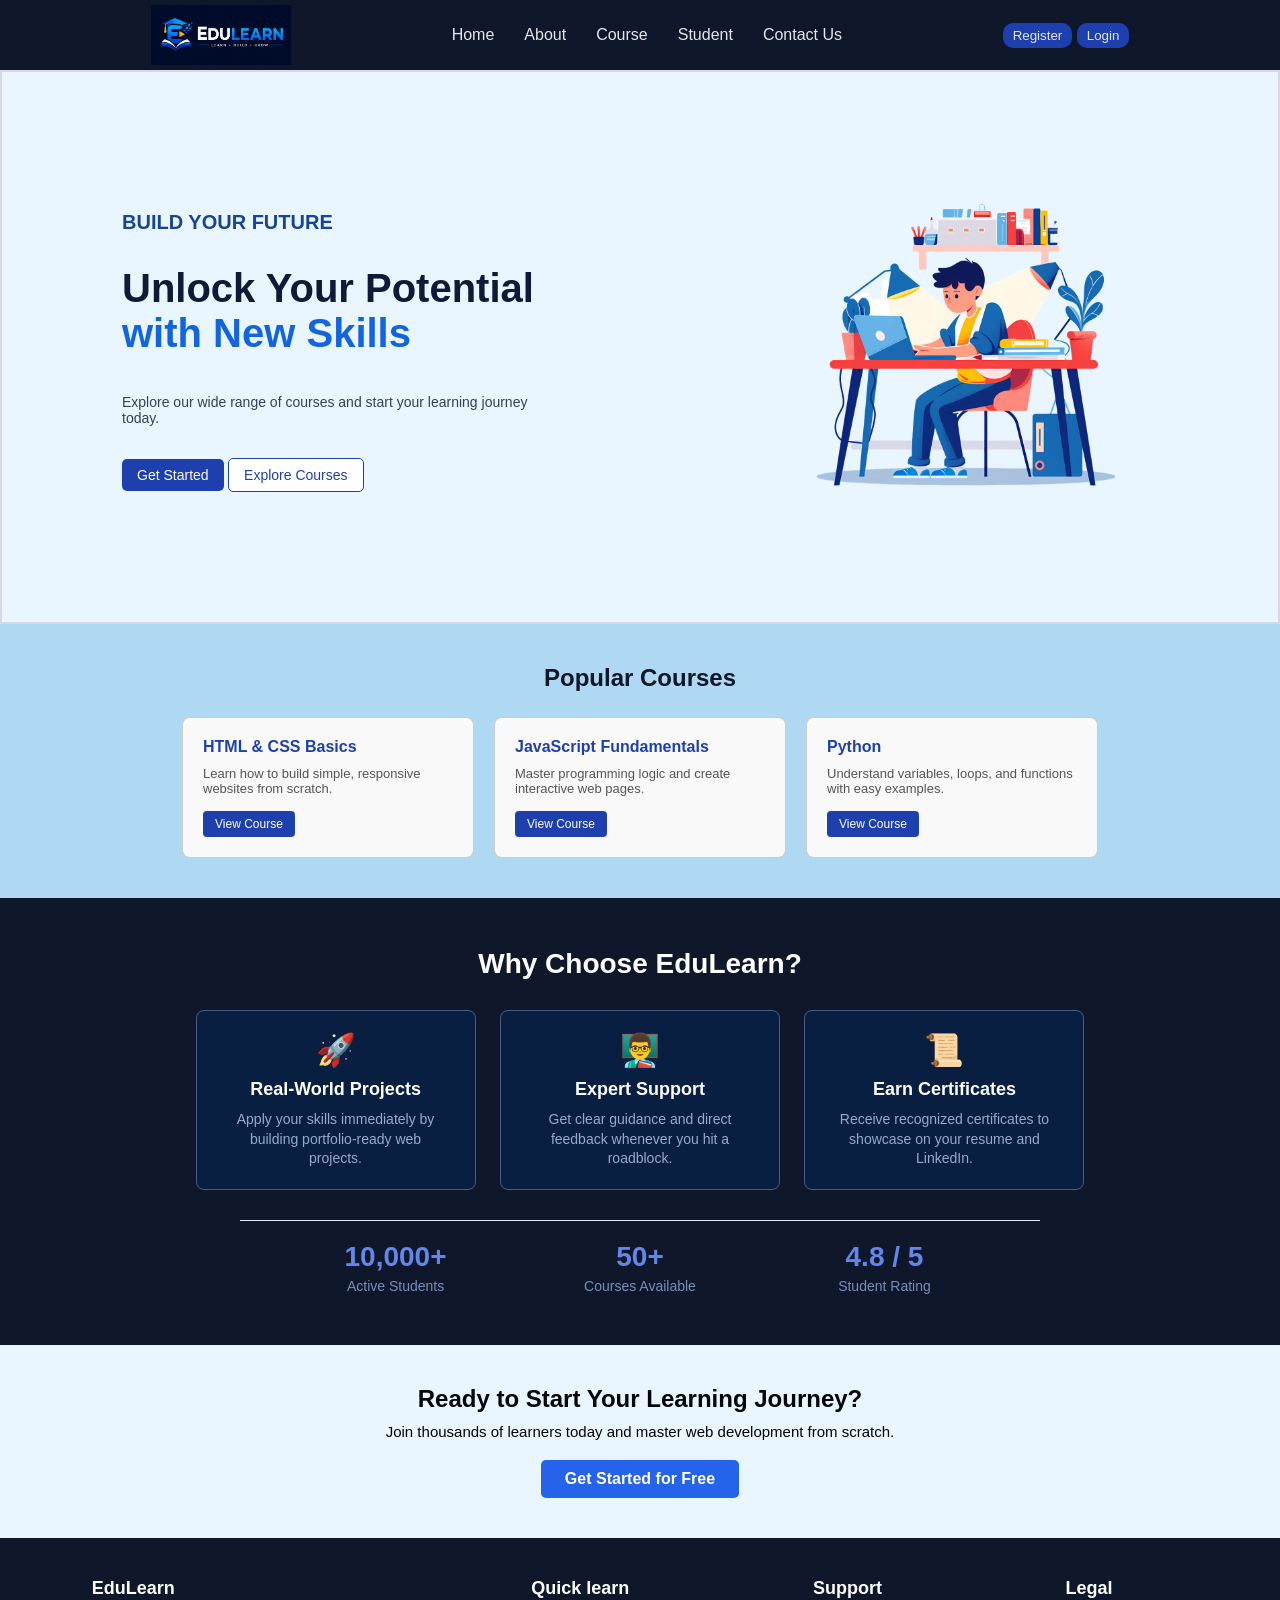
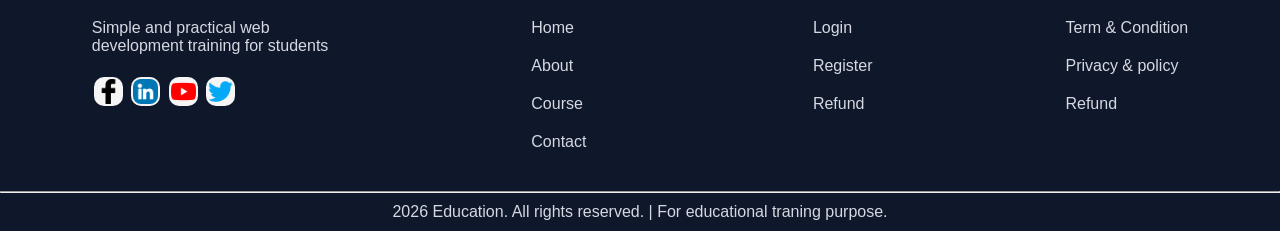
<file: index.html>
<!DOCTYPE html>
<html lang="en">
<head>
    <meta charset="UTF-8">
    <meta name="viewport" content="width=device-width, initial-scale=1.0">
    <title>EduLearn</title>
  <link rel="stylesheet" href="./css/index.css">
</head>
<body>
     <section>
        <header class="header">
          <img id="logo" src="./images/logo.png" alt="">
          <nav class="nav-link">
            
            <li><a href="../index.html"> Home</a></li>
            <li><a href="../about.html"> About</a></li>
            <li><a href="../course.html"> Course</a></li>
            <li><a href="../student.html"> Student</a></li>
            <li><a href="../contact.html"> Contact Us</a></li>
          
          </nav>
          <div class="btn-div">
            <a  class="btn" href="../register.html"> <button> Register</button></a>
            <a  class="btn" href="../login.html"> <button> Login</button></a>
          </div>
        </header>
    </section>

    <main>
        <section class="hero-section">
          <div class="hero-box">
            <p class="hero-tagline">BUILD YOUR FUTURE</p>
         <h1>
                Unlock Your Potential
                <br>
                <span>with New Skills</span>
            </h1>
            <p class="hero-description">
               Explore our wide range of courses and start your learning journey today.
            </p>
            <div class="hero-buttons">
                    <a href="../course.html" class="explore-btn">Get Started</a>

                    <a href="../course.html" class="courses-btn">Explore Courses</a>
                </div>
                </div>
                
                <div class="hero-image">
                <img src="./images/rightside.png" alt="Student studying" width="320">
                </div>
                </section>
              </main> 

              <section class="courses-section">
             <h2>Popular Courses</h2>
            <div class="course-container">
            <div class="course-card">
            <h3>HTML & CSS Basics</h3>
            <p>Learn how to build simple, responsive websites from scratch.</p>
            <a href="../course.html" class="course-btn">View Course</a>
            </div>
           <div class="course-card">
            <h3>JavaScript Fundamentals</h3>
            <p>Master programming logic and create interactive web pages.</p>
            <a href="../course.html" class="course-btn">View Course</a>
            </div>
           <div class="course-card">
            <h3>Python</h3>
            <p>Understand variables, loops, and functions with easy examples.</p>
            <a href="../course.html" class="course-btn">View Course</a>
        </div>
    </div>
</section>

<!-- Features & Stats Section -->
<section class="features-section">
  <h2 class="section-heading">Why Choose EduLearn?</h2>
  <div class="features-container">
    <div class="feature-card">
      <div class="feature-icon">🚀</div>
      <h3>Real-World Projects</h3>
      <p>Apply your skills immediately by building portfolio-ready web<br> projects.</p>
    </div>
    <div class="feature-card">
      <div class="feature-icon">👨‍🏫</div>
      <h3>Expert Support</h3>
      <p>Get clear guidance and direct feedback whenever you hit a roadblock.</p>
    </div>
    <div class="feature-card">
      <div class="feature-icon">📜</div>
      <h3>Earn Certificates</h3>
      <p>Receive recognized certificates to showcase on your resume and LinkedIn.</p>
    </div>
  </div>

  <div class="stats-bar">
    <div class="stat-box">
      <h4>10,000+</h4>
      <p>Active Students</p>
    </div>
    <div class="stat-box">
      <h4>50+</h4>
      <p>Courses Available</p>
    </div>
    <div class="stat-box">
      <h4>4.8 / 5</h4>
      <p>Student Rating</p>
    </div>
  </div>
</section>

<!-- Call to Action Banner -->
<section class="landing-cta">
  <div class="cta-content">
    <h2>Ready to Start Your Learning Journey?</h2>
    <p>Join thousands of learners today and master web development from scratch.</p>
    <a href="#" class="cta-btn">Get Started for Free</a>
  </div>
</section>

     <!-- footer  -->
    <footer class="footer">
        <div>
            <!-- div top -->
             <div class="top-footer">
                <!-- item 1 -->
                 <div class="item-1 item">
                 <h4>EduLearn</h4>
                 <p>Simple and practical web development training for students</p>
                 <!-- social icons -->
                  <div class="social-icons">
                    <a href="#"><img src="./images/facebook-logo.png" alt=""></a>
                     <a href="#"><img src="./images/linkedin.png" alt=""></a>
                      <a href="#"><img src="./images/youtube.png" alt=""></a>
                       <a href="#"><img src="./images/twitter.png" alt=""></a>
                  </div>
                 </div>
                  
                    <!-- item 2 -->
                  
                 <div class="item">
                     <h4>Quick learn</h4>
                     <li><a href="./index.html">Home</a></li>
                     <li><a href="./about.html">About</a></li>
                     <li><a href="./course.html">Course</a></li>
                     <li><a href="./contact.html">Contact</a></li>
                 </div>
                  <!-- item 3 -->
                   <div class="item">
                    <h4>Support</h4>
                    <li><a href="./login.html">Login</a></li>
                    <li><a href="./register.html">Register</a></li>
                    <li><a href="./refund.html">Refund</a></li>
                   </div>
                   <!-- item 4 -->
                    <div class="item">
                        <h4>Legal</h4>
                        <li><a href="./term-condition.html">Term & Condition</a></li>
                         <li><a href="./privacy-policy.html">Privacy & policy</a></li>
                          <li><a href="./refund.html">Refund</a></li>
                          
                    </div>
             </div>
             <hr>
             <div class="bottom-section">
               <p> 2026 Education. All rights reserved. | For educational traning purpose.</p>
             </div>
        </div>
    </footer>
    
</body>
</html>
</file>
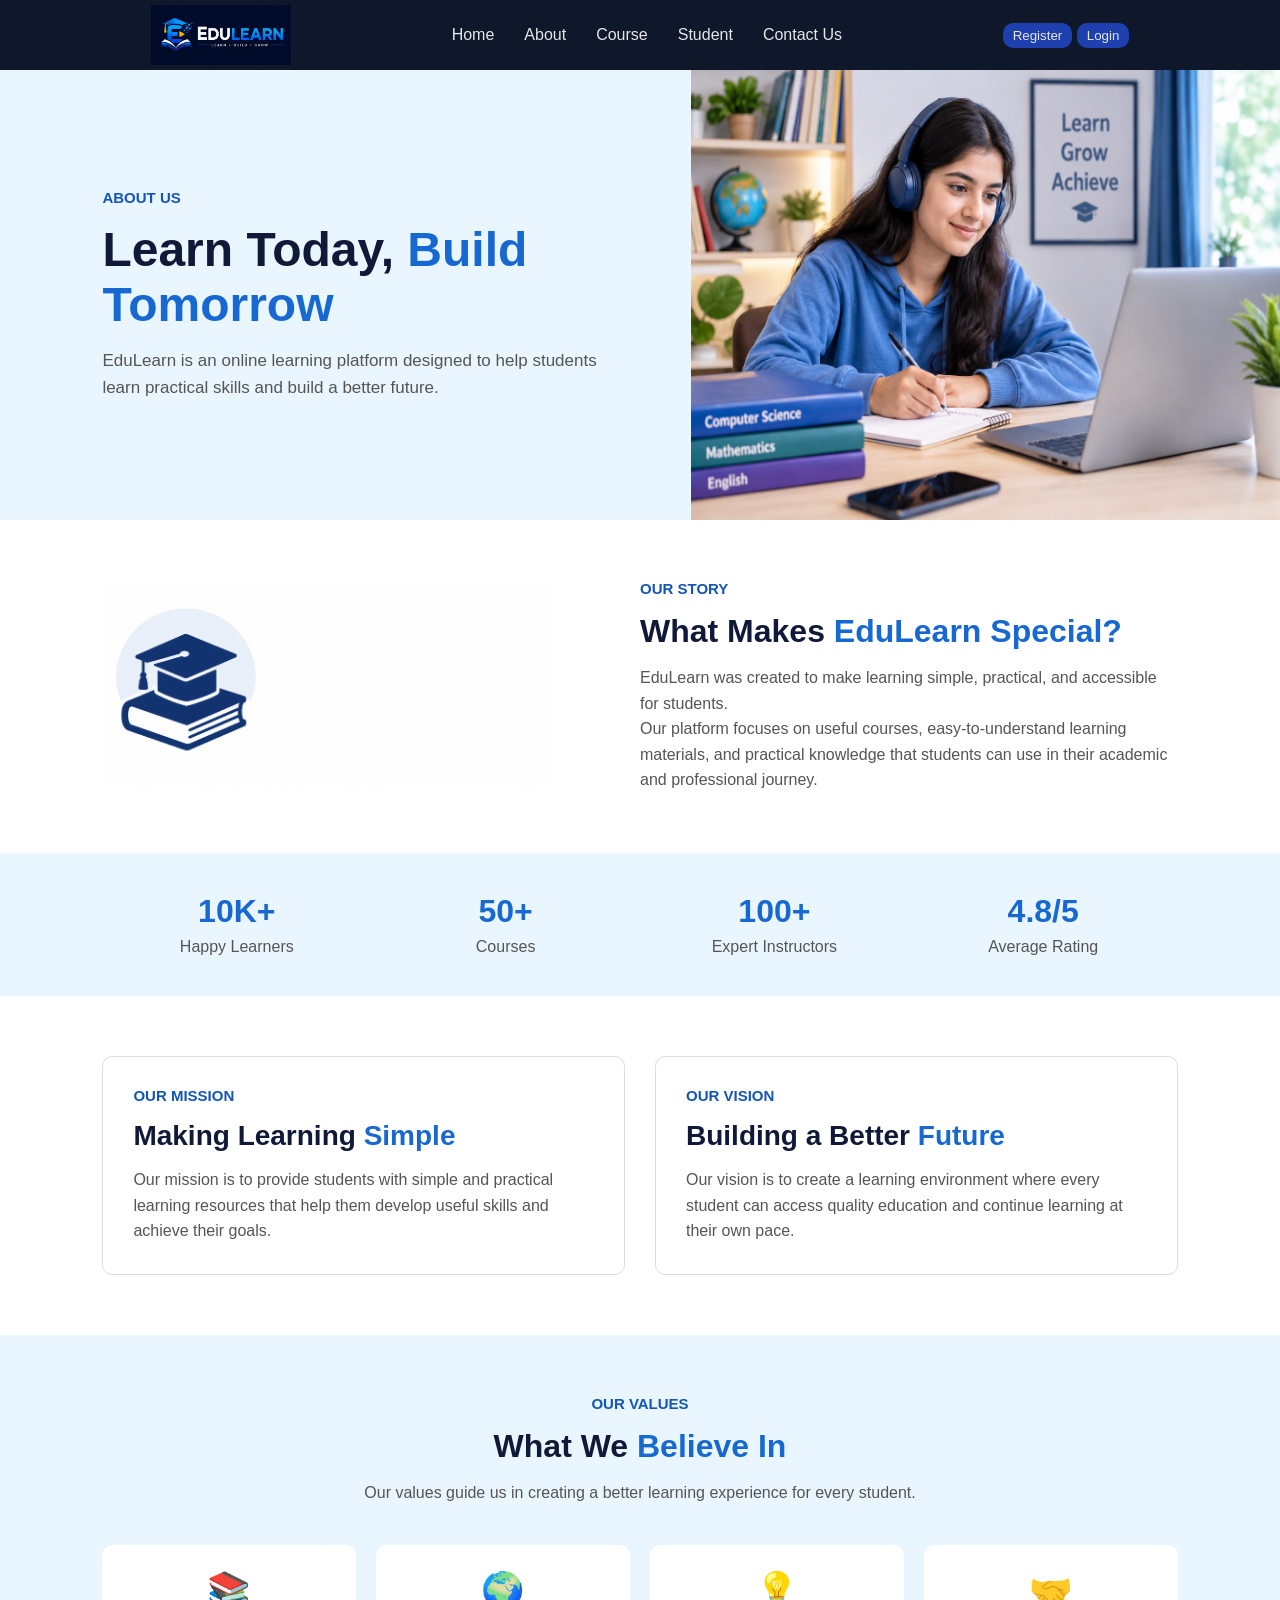
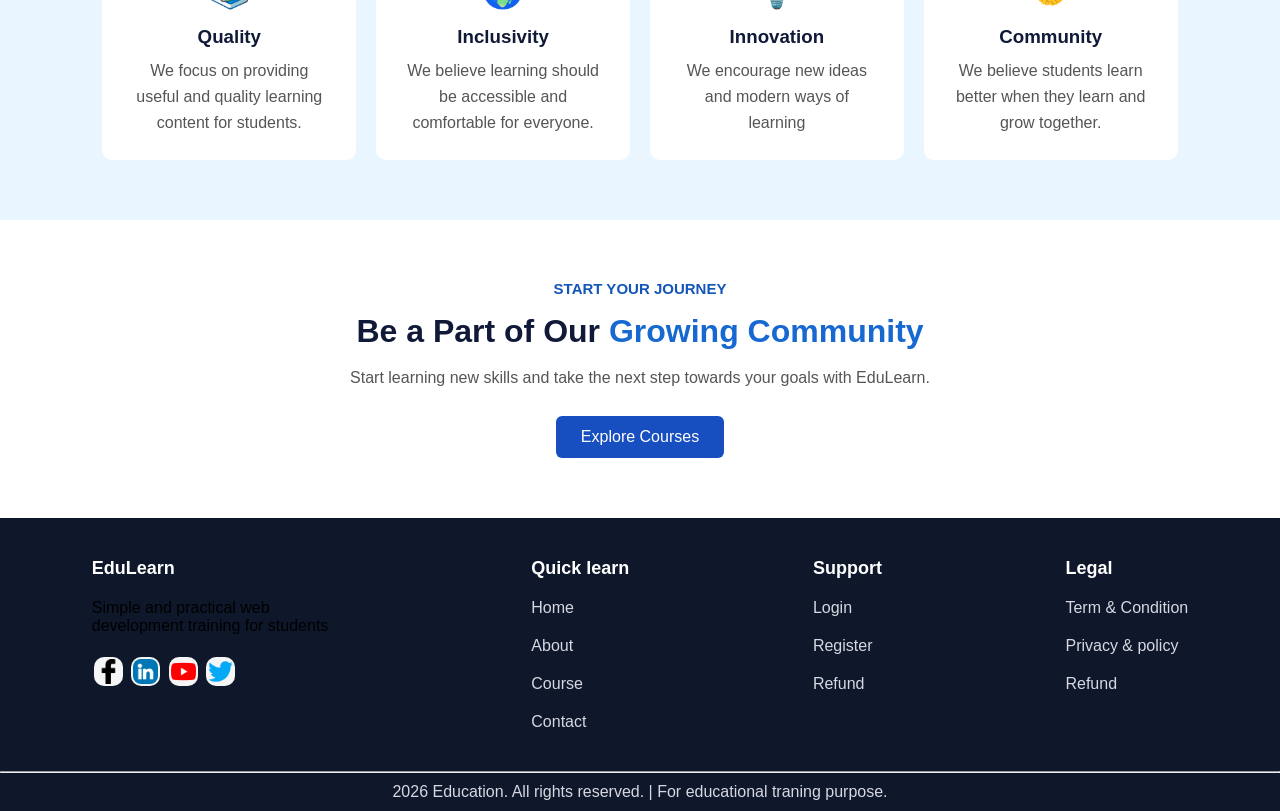
<file: about.html>
<!DOCTYPE html>
<html lang="en">
<head>
    <meta charset="UTF-8">
    <meta name="viewport" content="width=device-width, initial-scale=1.0">
    <title>About</title>
    <link rel="stylesheet" href="./css/about.css">
</head>
<body>
     <section>
        <header class="header">
          <img id="logo" src="../images/logo.png" alt="">
          <nav class="nav-link">
            <li><a href="../index.html"> Home</a></li>
            <li><a href="../about.html"> About</a></li>
            <li><a href="../course.html"> Course</a></li>
            <li><a href="../student.html"> Student</a></li>
            <li><a href="../contact.html"> Contact Us</a></li>
          
          
          </nav>
          <div class="btn-div">
            <a  class="btn" href="../register.html"> <button> Register</button></a>
            <a  class="btn" href="../login.html"> <button> Login</button></a>
          </div>


        </header>
    </section>
   <main>
    <!-- About Hero Section -->
    <section class="about-hero">
        <div class="about-content">
            <span>ABOUT US</span>
            <h1>Learn Today, <strong>Build Tomorrow</strong></h1>
            <p>
                EduLearn is an online learning platform designed to help
                students learn practical skills and build a better future.
            </p>
        </div>

        <div class="about-image">
            <img src="./images/studentLearning.png" alt="Students Learning">
        </div>
    </section>

    <!-- Our Story Section -->
    <section class="our-story">
        <div class="story-image">
            <img src="./images/online.png" alt="Online Learning">
        </div>
        <div class="story-content">
            <span>OUR STORY</span>
            <h2>What Makes <strong>EduLearn Special?</strong></h2>
            <p>
                EduLearn was created to make learning simple, practical,
                and accessible for students.
            </p>
            <p>
                Our platform focuses on useful courses, easy-to-understand
                learning materials, and practical knowledge that students
                can use in their academic and professional journey.
            </p>
        </div>
    </section>

    <!-- Statistics Section -->
    <section class="stats">
        <div class="stat-box">
            <h2>10K+</h2>
            <p>Happy Learners</p>
        </div>

        <div class="stat-box">
            <h2>50+</h2>
            <p>Courses</p>
        </div>

        <div class="stat-box">
            <h2>100+</h2>
            <p>Expert Instructors</p>
        </div>

        <div class="stat-box">
            <h2>4.8/5</h2>
            <p>Average Rating</p>
        </div>
    </section>

    <!-- Mission and Vision Section -->
    <section class="mission-vision">
        <div class="mission">
            <span>OUR MISSION</span>
            <h2>Making Learning <strong>Simple</strong></h2>
            <p>
                Our mission is to provide students with simple and
                practical learning resources that help them develop
                useful skills and achieve their goals.
            </p>
        </div>

        <div class="vision">
            <span>OUR VISION</span>
            <h2>Building a Better <strong>Future</strong>
            </h2>
            <p>
                Our vision is to create a learning environment where
                every student can access quality education and continue
                learning at their own pace.
            </p>
        </div>
    </section>

    <!-- Our Values Section -->
    <section class="values">
        <div class="values-header">
            <span>OUR VALUES</span>
            <h2>What We <strong>Believe In</strong>
            </h2>
            <p>
                Our values guide us in creating a better learning
                experience for every student.
            </p>
        </div>

        <div class="value-cards">
            <div class="value-card">
                <div class="value-icon">📚</div>
                <h3>Quality</h3>
                <p>
                    We focus on providing useful and quality learning
                    content for students.
                </p>
            </div>

            <div class="value-card">
                <div class="value-icon">🌍</div>
                <h3>Inclusivity</h3>
                <p>
                    We believe learning should be accessible and
                    comfortable for everyone.
                </p>
            </div>

            <div class="value-card">
                <div class="value-icon">💡</div>
                <h3>Innovation</h3>
                <p>We encourage new ideas and modern ways of learning</p>
            </div>

            <div class="value-card">
                <div class="value-icon">🤝</div>
                <h3>Community</h3>
                <p>
                    We believe students learn better when they learn
                    and grow together.
                </p>
            </div>
        </div>
    </section>

    <!-- Call To Action -->
    <section class="about-cta">
        <div class="cta-content">
            <span>START YOUR JOURNEY</span>
            <h2>Be a Part of Our <strong>Growing Community</strong></h2>
            <p>
                Start learning new skills and take the next step
                towards your goals with EduLearn.
            </p>
            <a href="./course.html" class="cta-button">Explore Courses</a>
        </div>
    </section>
</main>

    <!-- footer -->
    <footer class="footer">
        <div>
            <!-- div top -->
             <div class="top-footer">
                <!-- item 1 -->
                 <div class="item-1 item">
                 <h4>EduLearn</h4>
                 <p>Simple and practical web development training for students</p>
                 <!-- social icons -->
                  <div class="social-icons">
                    <a href="#"><img src="./images/facebook-logo.png" alt=""></a>
                     <a href="#"><img src="./images/linkedin.png" alt=""></a>
                      <a href="#"><img src="./images/youtube.png" alt=""></a>
                       <a href="#"><img src="./images/twitter.png" alt=""></a>
                  </div>
                 </div>
                  
                    <!-- item 2 -->
                  
                 <div class="item">
                     <h4>Quick learn</h4>
                     <li><a href="./index.html">Home</a></li>
                     <li><a href="./about.html">About</a></li>
                     <li><a href="./course.html">Course</a></li>
                     <li><a href="./contact.html">Contact</a></li>
                 </div>
                  <!-- item 3 -->
                   <div class="item">
                    <h4>Support</h4>
                    <li><a href="./login.html">Login</a></li>
                    <li><a href="./register.html">Register</a></li>
                    <li><a href="./refund.html">Refund</a></li>
                   </div>
                   <!-- item 4 -->
                    <div class="item">
                        <h4>Legal</h4>
                        <li><a href="./term-condition.html">Term & Condition</a></li>
                         <li><a href="./privacy-policy.html">Privacy & policy</a></li>
                          <li><a href="./refund.html">Refund</a></li>
                          
                    </div>
             </div>
             <hr>
             <div class="bottom-section">
               <p> 2026 Education. All rights reserved. | For educational traning purpose.</p>
             </div>
        </div>
    </footer>
    
</body>
</html>
</file>
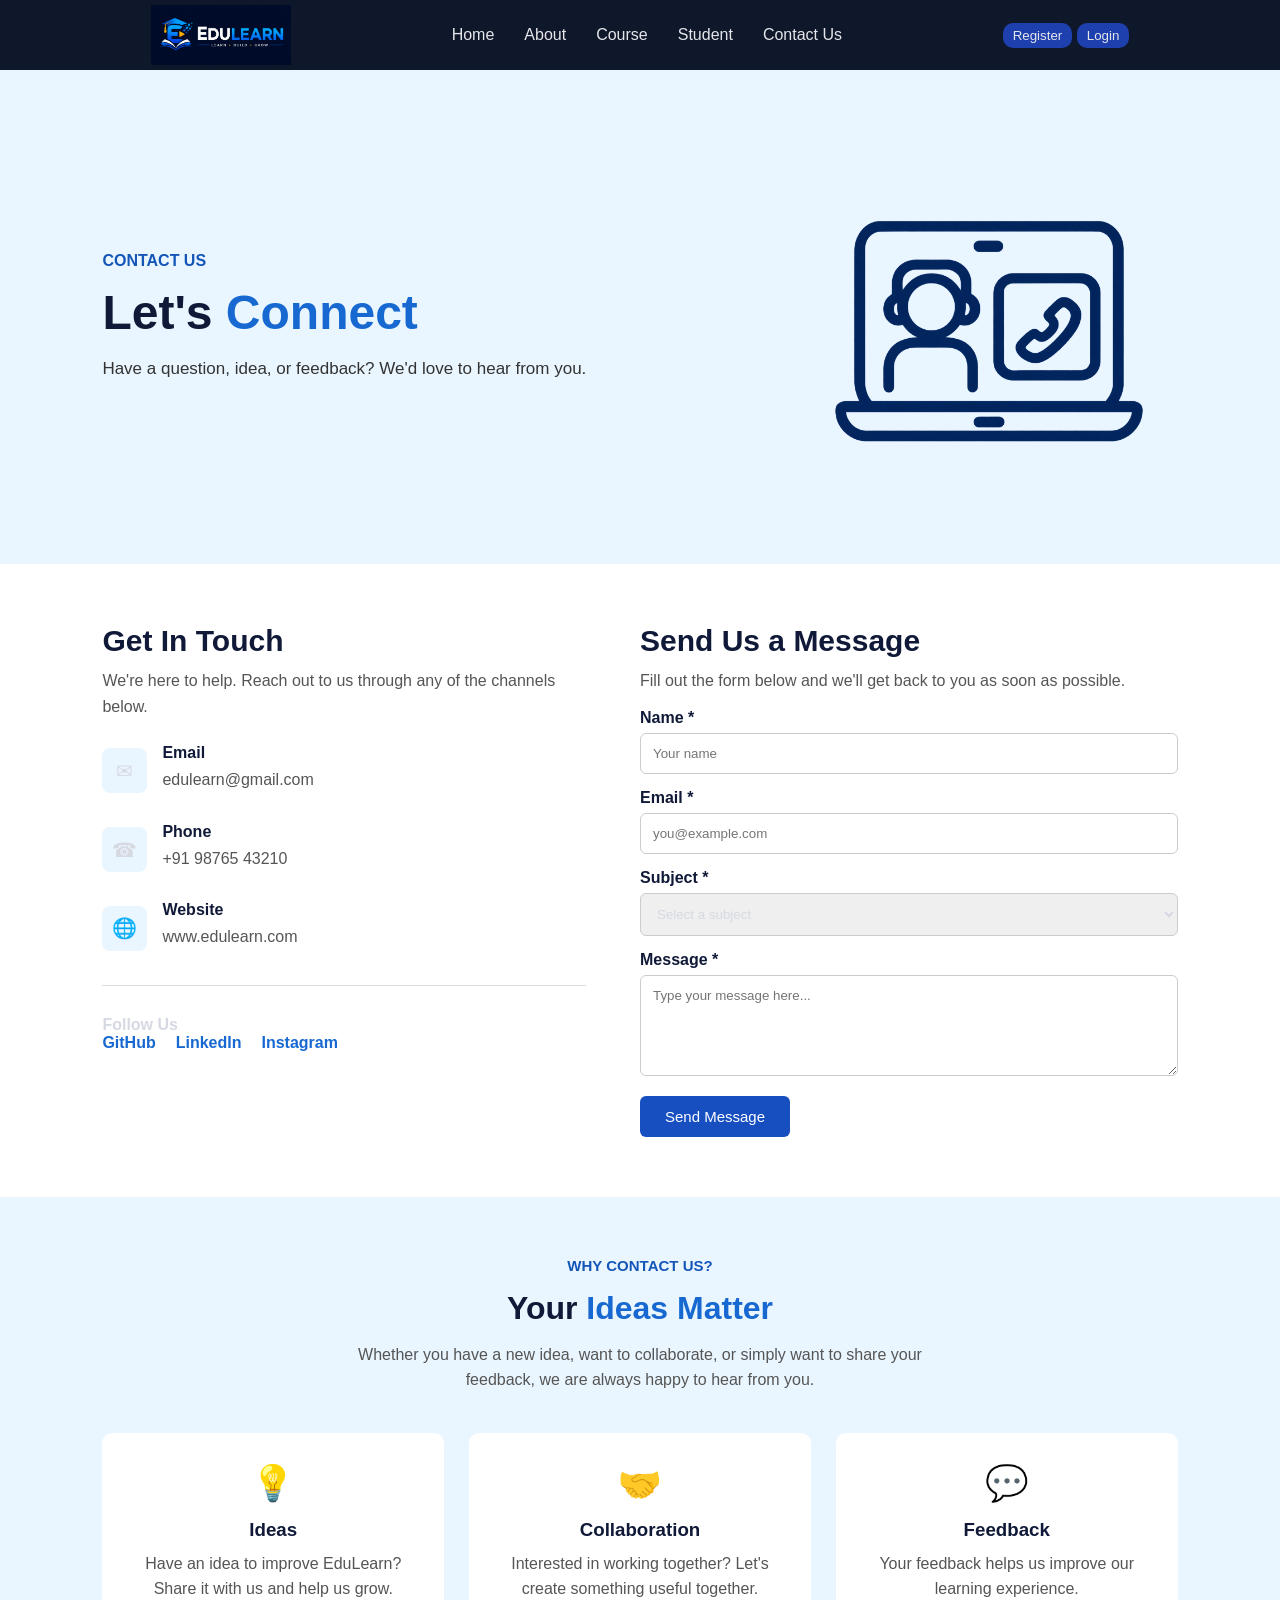
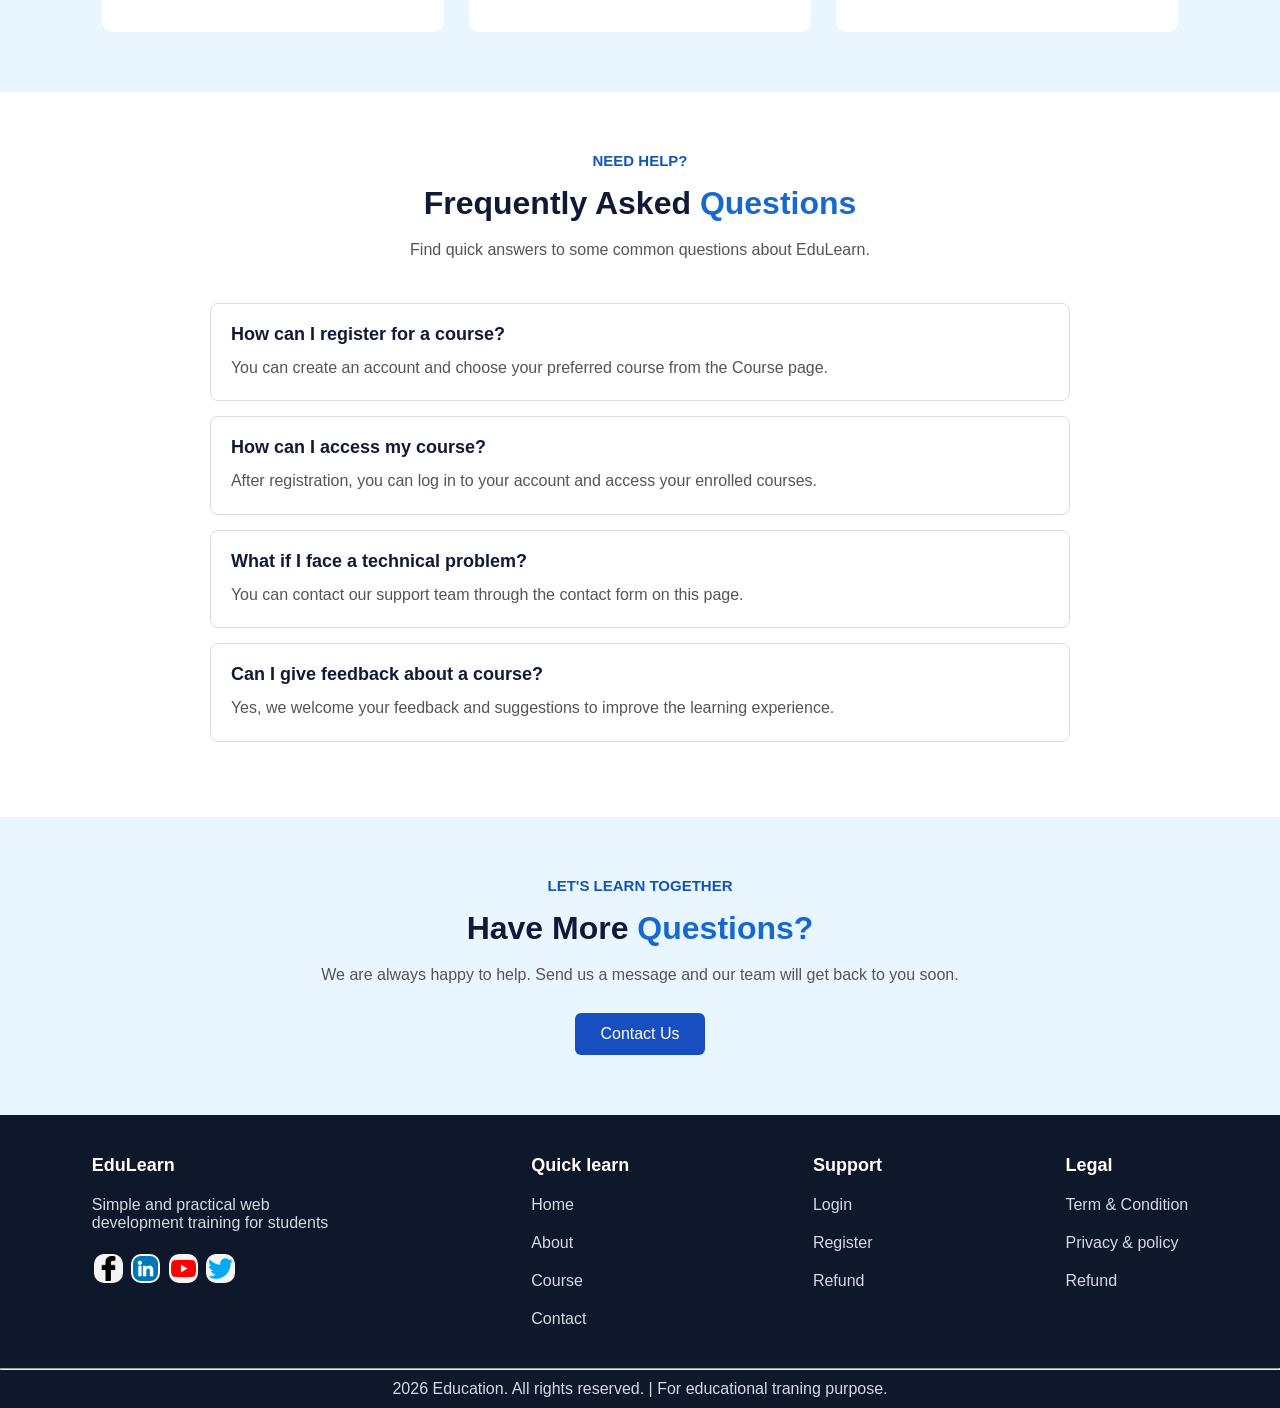
<file: contact.html>
<!DOCTYPE html>
<html lang="en">
<head>
    <meta charset="UTF-8">
    <meta name="viewport" content="width=device-width, initial-scale=1.0">
    <title>Contact Us</title>
    <link rel="stylesheet" href="./css/contact.css  ">
</head>
<body>
     <section>
        <header class="header">
          <img id="logo" src="../images/logo.png" alt="">
          <nav class="nav-link">
            <li><a href="../index.html"> Home</a></li>
            <li><a href="../about.html"> About</a></li>
            <li><a href="../course.html"> Course</a></li>
            <li><a href="../student.html"> Student</a></li>
            <li><a href="../contact.html"> Contact Us</a></li>
          
          
          </nav>
          <div class="btn-div">
            <a  class="btn" href="../register.html"> <button> Register</button></a>
            <a  class="btn" href="../login.html"> <button> Login</button></a>
          </div>


        </header>
    </section>
    <main>

    <!-- Contact Hero Section -->
    <section class="contact-hero">

        <div class="hero-content">
            <span>CONTACT US</span>
            <h1>Let's <strong>Connect</strong></h1>

            <p>Have a question, idea, or feedback?
                We'd love to hear from you.</p>
        </div>

        <div class="hero-image">
            <img src="./images/contact.png" alt="Cloud illustration">
        </div>

    </section>

    <!-- Step 2: Contact Information and Form -->
<section class="contact-section">
    <!-- Contact Information -->
    <div class="contact-info">
          <h2>Get In Touch</h2>
          <p>We're here to help. Reach out to us through
            any of the channels below.</p>
      
            <div class="info-item">
            <div class="icon">✉</div>
            <div>
                <h4>Email</h4>
                <p>edulearn@gmail.com</p>
            </div>
        </div>

        <div class="info-item">
            <div class="icon">☎</div>
            <div>
                <h4>Phone</h4>
                <p>+91 98765 43210</p>
            </div>
        </div>

        <div class="info-item">
            <div class="icon">🌐</div>
            <div>
                <h4>Website</h4>
                <p>www.edulearn.com</p>
            </div>
        </div>
        <hr>
        <h4>Follow Us</h4>
        <div class="contact-social">
            <a href="#">GitHub</a>
            <a href="#">LinkedIn</a>
            <a href="#">Instagram</a>
        </div>
    </div>

    <!-- Contact Form -->
    <div class="contact-form">
        <h2>Send Us a Message</h2>
        <p>Fill out the form below and we'll get back to you
            as soon as possible.</p>

        <form>
            <label for="name">Name *</label>
            <input
                type="text"
                id="name"
                name="name"
                placeholder="Your name"
                required>
            <label for="email">Email *</label>
            <input
                type="email"
                id="email"
                name="email"
                placeholder="you@example.com"
                required>
            <label for="subject">Subject *</label>
            <select
                id="subject"
                name="subject"
                required>
                <option value="">Select a subject</option>
                <option value="course">Course Information</option>
                <option value="support">Technical Support</option>
                <option value="registration">Registration</option>
                <option value="general">General Query</option>
            </select>
            <label for="message">Message *</label>
            <textarea
                id="message"
                name="message"
                rows="5"
                placeholder="Type your message here..."
                required></textarea>

           <button type="submit">
                Send Message
            </button>
        </form>
    </div>
</section>

<!-- Step 3: Why Contact Us -->
<section class="why-contact">
    <div class="why-header">
        <span>WHY CONTACT US?</span>
        <h2>Your <strong>Ideas Matter</strong></h2>

        <p>
            Whether you have a new idea, want to collaborate,
            or simply want to share your feedback, we are always
            happy to hear from you.
        </p>
    </div>

    <div class="contact-cards">
        <!-- Idea Card -->
        <div class="contact-card">
            <div class="card-icon">💡</div>
            <h3>Ideas</h3>
            <p>
                Have an idea to improve EduLearn?
                Share it with us and help us grow.
            </p>
        </div>

        <!-- Collaboration Card -->
        <div class="contact-card">
            <div class="card-icon">🤝</div>
            <h3>Collaboration</h3>
            <p>
                Interested in working together?
                Let's create something useful together.
            </p>
        </div>

        <!-- Feedback Card -->
        <div class="contact-card">
            <div class="card-icon">💬</div>
            <h3>Feedback</h3>
            <p>
                Your feedback helps us improve
                our learning experience.
            </p>
        </div>
    </div>
</section>

<!-- Step 4: FAQ Section -->
<section class="faq-section">
    <div class="faq-header">
        <span>NEED HELP?</span>

        <h2>Frequently Asked <strong>Questions</strong></h2>
        <p>
            Find quick answers to some common questions
            about EduLearn.
        </p>
    </div>

    <div class="faq-container">
        <div class="faq-item">
            <h3>How can I register for a course?</h3>
            <p>
                You can create an account and choose your
                preferred course from the Course page.
            </p>
        </div>

        <div class="faq-item">
            <h3>How can I access my course?</h3>
            <p>
                After registration, you can log in to your
                account and access your enrolled courses.
            </p>
        </div>

        <div class="faq-item">
            <h3>What if I face a technical problem?</h3>
            <p>
                You can contact our support team through
                the contact form on this page.
            </p>
        </div>

        <div class="faq-item">
            <h3>Can I give feedback about a course?</h3>
            <p>
                Yes, we welcome your feedback and suggestions
                to improve the learning experience.
            </p>
        </div>
    </div>
</section>
<!-- Step 5: Call To Action Section -->
<section class="contact-cta">
    <div class="cta-content">
        <span>LET'S LEARN TOGETHER</span>
        <h2>Have More <strong>Questions?</strong></h2>
        <p>
            We are always happy to help. Send us a message
            and our team will get back to you soon.
        </p>
        <a href="#name" class="cta-button">
            Contact Us
        </a>
    </div>
</section>
    </main>

    <!-- footer -->
    <footer class="footer">
        <div>
            <!-- div top -->
             <div class="top-footer">
                <!-- item 1 -->
                 <div class="item-1 item">
                 <h4>EduLearn</h4>
                 <p>Simple and practical web development training for students</p>
                 <!-- social icons -->
                  <div class="social-icons">
                    <a href="#"><img src="./images/facebook-logo.png" alt=""></a>
                     <a href="#"><img src="./images/linkedin.png" alt=""></a>
                      <a href="#"><img src="./images/youtube.png" alt=""></a>
                       <a href="#"><img src="./images/twitter.png" alt=""></a>
                  </div>
                 </div>
                  
                    <!-- item 2 -->
                  
                 <div class="item">
                     <h4>Quick learn</h4>
                     <li><a href="./index.html">Home</a></li>
                     <li><a href="./about.html">About</a></li>
                     <li><a href="./course.html">Course</a></li>
                     <li><a href="./contact.html">Contact</a></li>
                 </div>
                  <!-- item 3 -->
                   <div class="item">
                    <h4>Support</h4>
                    <li><a href="./login.html">Login</a></li>
                    <li><a href="./register.html">Register</a></li>
                    <li><a href="./refund.html">Refund</a></li>
                   </div>
                   <!-- item 4 -->
                    <div class="item">
                        <h4>Legal</h4>
                        <li><a href="./term-condition.html">Term & Condition</a></li>
                         <li><a href="./privacy-policy.html">Privacy & policy</a></li>
                          <li><a href="./refund.html">Refund</a></li>
                          
                    </div>
             </div>
             <hr>
             <div class="bottom-section">
               <p> 2026 Education. All rights reserved. | For educational traning purpose.</p>
             </div>
        </div>
    </footer>
    
</body>
</html>
</file>
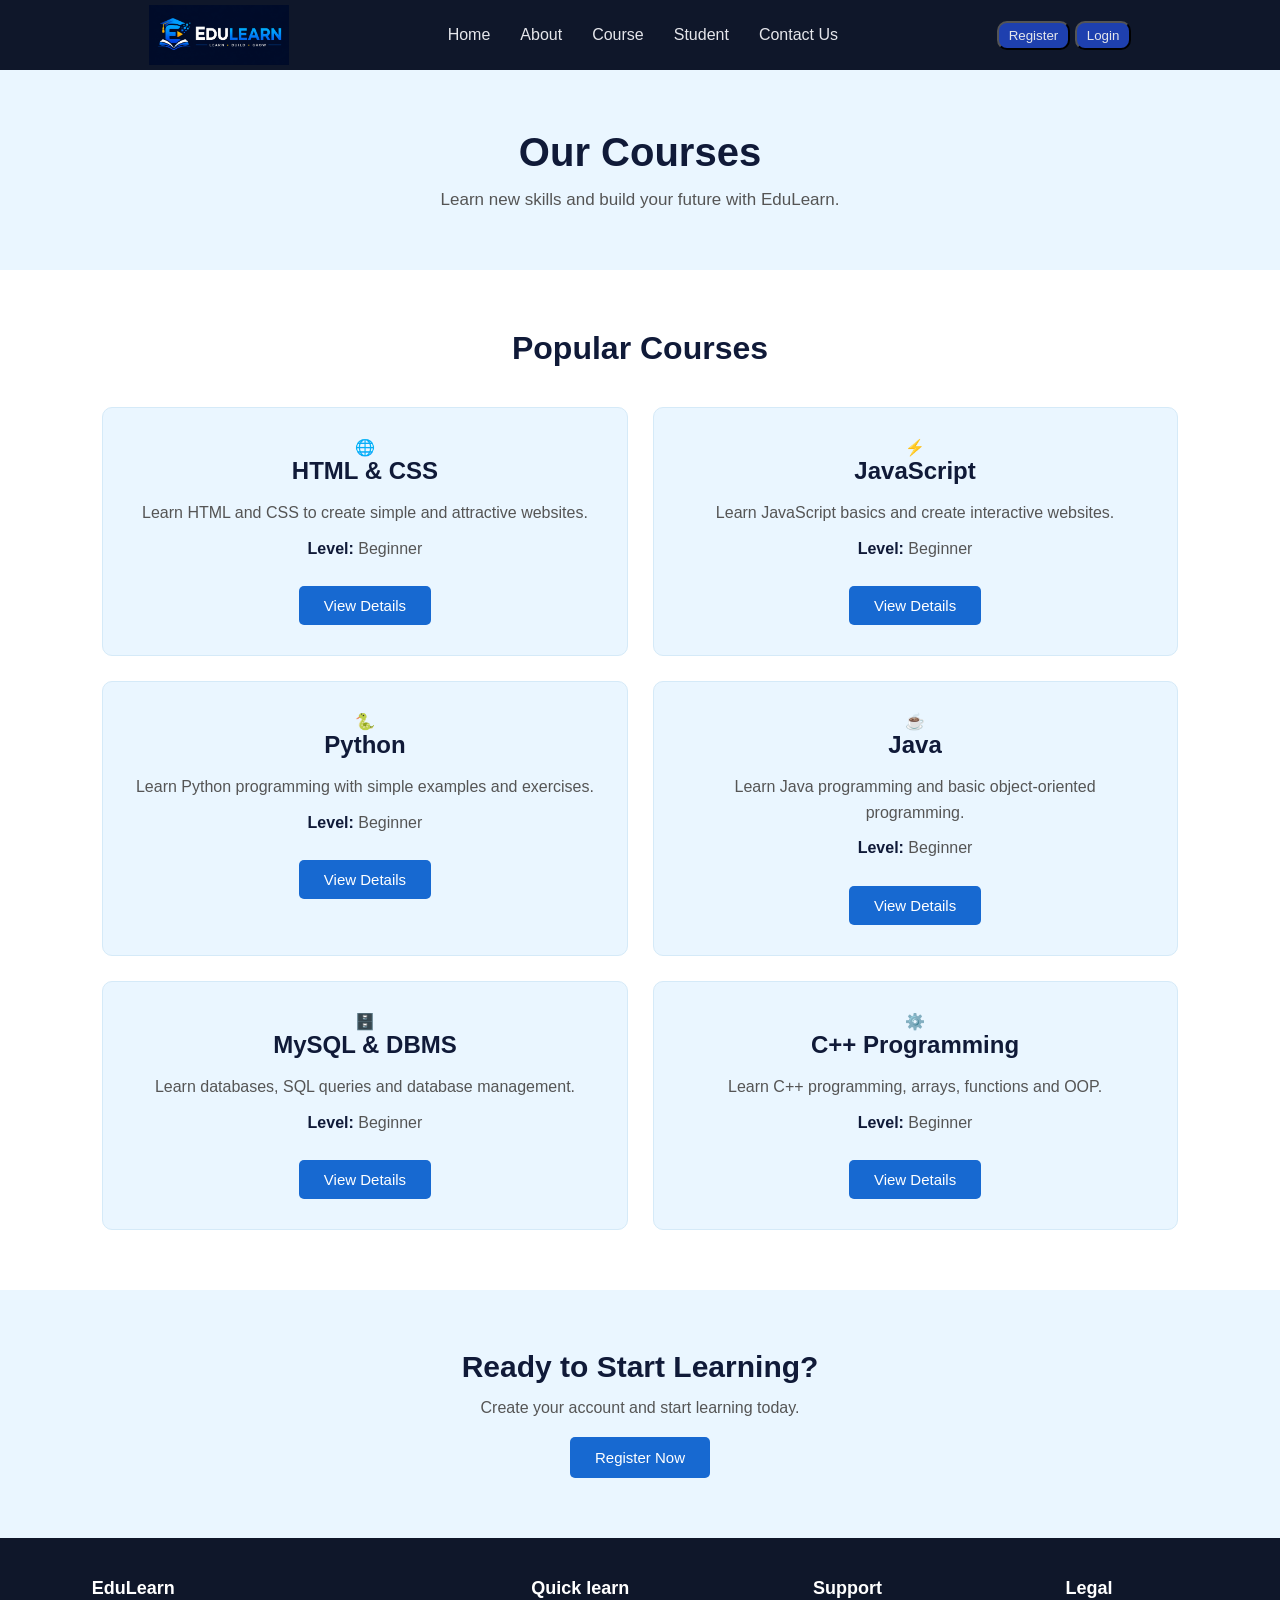
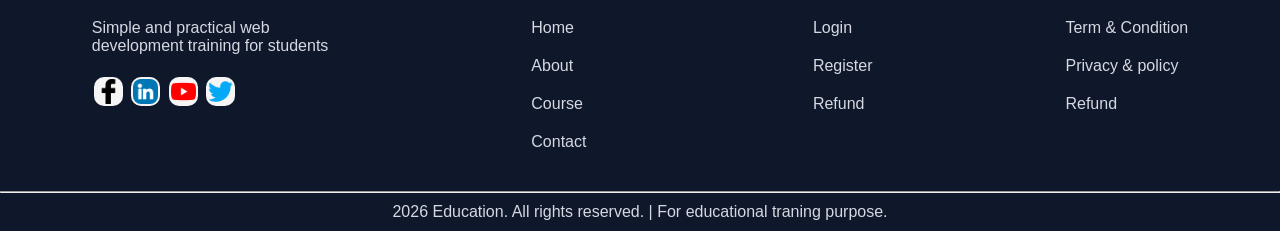
<file: course.html>
<!DOCTYPE html>
<html lang="en">
<head>
    <meta charset="UTF-8">
    <meta name="viewport" content="width=device-width, initial-scale=1.0">
    <title>Course</title>
    <link rel="stylesheet" href="./css/course.css">
</head>
<body>
     <section>
        <header class="header">
          <img id="logo" src="../images/logo.png" alt="">
          <nav class="nav-link">
            <li><a href="../index.html"> Home</a></li>
            <li><a href="../about.html"> About</a></li>
            <li><a href="../course.html"> Course</a></li>
            <li><a href="../student.html"> Student</a></li>
            <li><a href="../contact.html"> Contact Us</a></li>
          
          
          </nav>
          <div class="btn-div">
            <a  class="btn" href="../register.html"> <button> Register</button></a>
            <a  class="btn" href="../login.html"> <button> Login</button></a>
          </div>


        </header>
    </section>
 <main>

    <!-- Course Hero -->

    <section class="course-hero">

        <h1>Our Courses</h1>

        <p>
            Learn new skills and build your future with EduLearn.
        </p>

    </section>


    <!-- Courses Section -->

    <section class="courses-section">

        <h2>Popular Courses</h2>

        <div class="course-container">


            <!-- Course 1 -->

            <div class="course-card">

                <div class="course-icon">🌐</div>

                <h3>HTML & CSS</h3>

                <p>
                    Learn HTML and CSS to create simple and
                    attractive websites.
                </p>

                <p>
                    <strong>Level:</strong> Beginner
                </p>

                <a href="./course-details.html">
                    <button>View Details</button>
                </a>

            </div>


            <!-- Course 2 -->

            <div class="course-card">

                <div class="course-icon">⚡</div>

                <h3>JavaScript</h3>

                <p>
                    Learn JavaScript basics and create
                    interactive websites.
                </p>

                <p>
                    <strong>Level:</strong> Beginner
                </p>

                <a href="./course-details.html">
                    <button>View Details</button>
                </a>

            </div>


            <!-- Course 3 -->

            <div class="course-card">

                <div class="course-icon">🐍</div>

                <h3>Python</h3>

                <p>
                    Learn Python programming with simple
                    examples and exercises.
                </p>

                <p>
                    <strong>Level:</strong> Beginner
                </p>

                <a href="./course-details.html">
                    <button>View Details</button>
                </a>

            </div>


            <!-- Course 4 -->

            <div class="course-card">

                <div class="course-icon">☕</div>

                <h3>Java</h3>

                <p>
                    Learn Java programming and basic
                    object-oriented programming.
                </p>

                <p>
                    <strong>Level:</strong> Beginner
                </p>

                <a href="./course-details.html">
                    <button>View Details</button>
                </a>

            </div>


            <!-- Course 5 -->

            <div class="course-card">

                <div class="course-icon">🗄️</div>

                <h3>MySQL & DBMS</h3>

                <p>
                    Learn databases, SQL queries and
                    database management.
                </p>

                <p>
                    <strong>Level:</strong> Beginner
                </p>

                <a href="./course-details.html">
                    <button>View Details</button>
                </a>

            </div>


            <!-- Course 6 -->

            <div class="course-card">

                <div class="course-icon">⚙️</div>

                <h3>C++ Programming</h3>

                <p>
                    Learn C++ programming, arrays,
                    functions and OOP.
                </p>

                <p>
                    <strong>Level:</strong> Beginner
                </p>

                <a href="./course-details.html">
                    <button>View Details</button>
                </a>

            </div>


        </div>

    </section>


    <!-- Call To Action -->

    <section class="course-cta">

        <h2>Ready to Start Learning?</h2>

        <p>
            Create your account and start learning today.
        </p>

        <a href="./register.html">
            <button>Register Now</button>
        </a>

    </section>

</main>




           

       


     
         


    <!-- footer -->
    <footer class="footer">
        <div>
            <!-- div top -->
             <div class="top-footer">
                <!-- item 1 -->
                 <div class="item-1 item">
                 <h4>EduLearn</h4>
                 <p>Simple and practical web development training for students</p>
                 <!-- social icons -->
                  <div class="social-icons">
                    <a href="#"><img src="./images/facebook-logo.png" alt=""></a>
                     <a href="#"><img src="./images/linkedin.png" alt=""></a>
                      <a href="#"><img src="./images/youtube.png" alt=""></a>
                       <a href="#"><img src="./images/twitter.png" alt=""></a>
                  </div>
                 </div>
                  
                    <!-- item 2 -->
                  
                 <div class="item">
                     <h4>Quick learn</h4>
                     <li><a href="./index.html">Home</a></li>
                     <li><a href="./about.html">About</a></li>
                     <li><a href="./course.html">Course</a></li>
                     <li><a href="./contact.html">Contact</a></li>
                 </div>
                  <!-- item 3 -->
                   <div class="item">
                    <h4>Support</h4>
                    <li><a href="./login.html">Login</a></li>
                    <li><a href="./register.html">Register</a></li>
                    <li><a href="./refund.html">Refund</a></li>
                   </div>
                   <!-- item 4 -->
                    <div class="item">
                        <h4>Legal</h4>
                        <li><a href="./term-condition.html">Term & Condition</a></li>
                         <li><a href="./privacy-policy.html">Privacy & policy</a></li>
                          <li><a href="./refund.html">Refund</a></li>
                          
                    </div>
             </div>
             <hr>
             <div class="bottom-section">
               <p> 2026 Education. All rights reserved. | For educational traning purpose.</p>
             </div>
        </div>
    </footer>
    
</body>
</html>
</file>
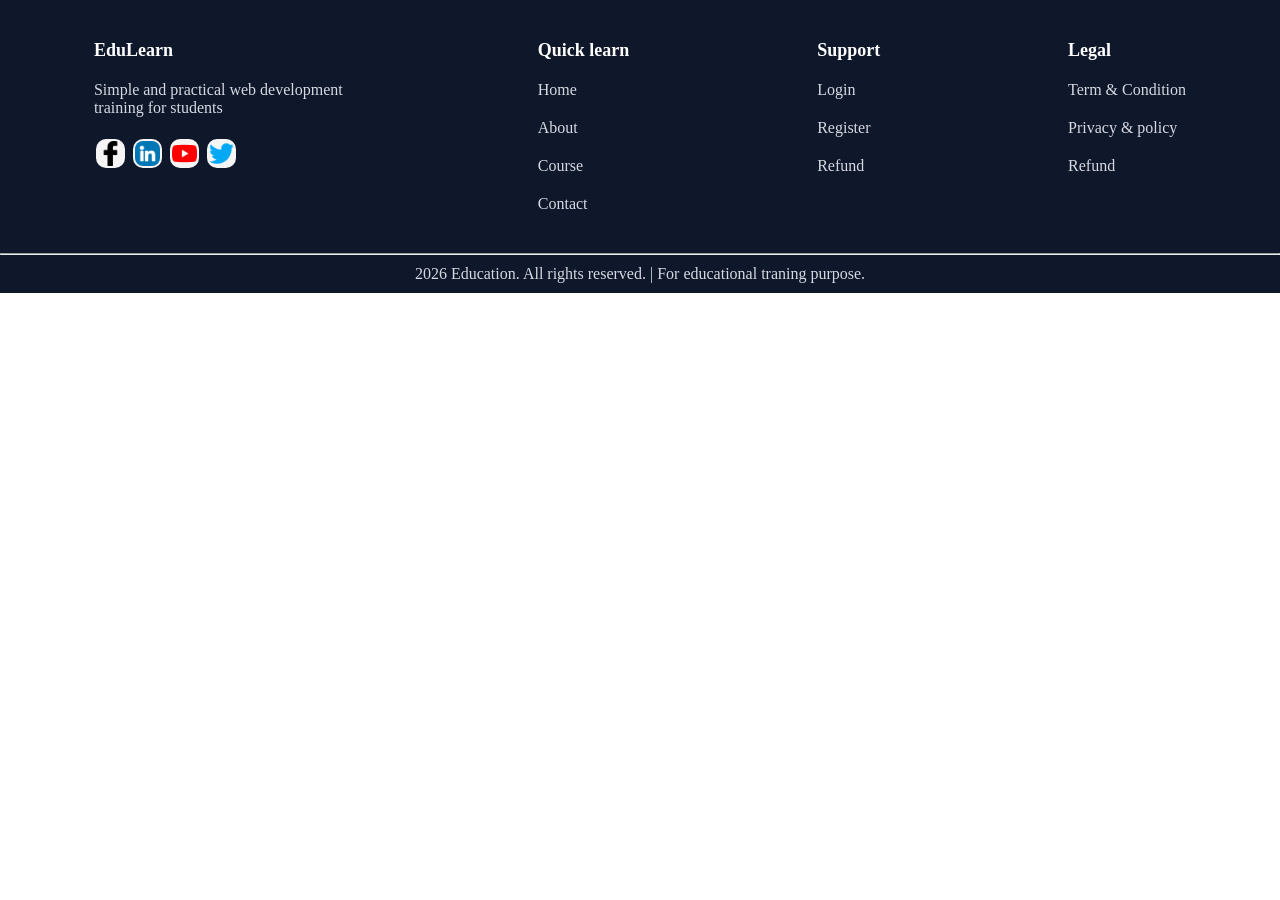
<file: footer.html>
<!DOCTYPE html>
<html lang="en">
<head>
    <meta charset="UTF-8">
    <meta name="viewport" content="width=device-width, initial-scale=1.0">
    <title>Document</title>
    <style>
        * {
            margin: 0;
            padding: 0;
            color: #D6D9E2;
           
        }
        .footer{
            background-color: #0F172A;
        }

         .top-footer{
            display: flex;
            justify-content: space-around;
            list-style: none;
            padding-top: 40px;
            padding-bottom: 40px;
            align-items: start;


        }
        .item-1{
          width: 20%;
        }

        .social-icons img{
          height: 25px;
          background-color: whitesmoke;
          border-radius: 10px;
          padding: 2px;
          margin: 2px;
        }
       
        .item{
            display: flex;
            flex-direction: column;
            
             gap: 20px; 
        }
        .item a {
            text-decoration: none;
        }
        .item h4{
            color: white;
            font-size: large;
            font-weight: 800;
        }
        .item a:hover{
            color: rgb(135, 135, 234);
        }
        .bottom-section {
            padding: 10px;
           text-align: center;
        }
        @media(max-width:740px){
            .top-footer{
                flex-direction: column;
                gap: 30px;
                align-items: start;
            }
            .item{
                width: auto;
                padding-left: 20px;
                gap: 20px;
            }
        }
    </style>
</head>
<body>
    <footer class="footer">
        <div>
            <!-- div top -->
             <div class="top-footer">
                <!-- item 1 -->
                 <div class="item-1 item">
                 <h4>EduLearn</h4>
                 <p>Simple and practical web development training for students</p>
                 <!-- social icons -->
                  <div class="social-icons">
                    <a href="#"><img src="./images/facebook-logo.png" alt=""></a>
                     <a href="#"><img src="./images/linkedin.png" alt=""></a>
                      <a href="#"><img src="./images/youtube.png" alt=""></a>
                       <a href="#"><img src="./images/twitter.png" alt=""></a>
                  </div>
                 </div>
                  
                    <!-- item 2 -->
                  
                 <div class="item">
                     <h4>Quick learn</h4>
                     <li><a href="./index.html">Home</a></li>
                     <li><a href="./about.html">About</a></li>
                     <li><a href="./course.html">Course</a></li>
                     <li><a href="./contact.html">Contact</a></li>
                 </div>
                  <!-- item 3 -->
                   <div class="item">
                    <h4>Support</h4>
                    <li><a href="./login.html">Login</a></li>
                    <li><a href="./register.html">Register</a></li>
                    <li><a href="./refund.html">Refund</a></li>
                   </div>
                   <!-- item 4 -->
                    <div class="item">
                        <h4>Legal</h4>
                        <li><a href="./term-condition.html">Term & Condition</a></li>
                         <li><a href="./privacy-policy.html">Privacy & policy</a></li>
                          <li><a href="./refund.html">Refund</a></li>
                          
                    </div>
             </div>
             <hr>
             <div class="bottom-section">
               <p> 2026 Education. All rights reserved. | For educational traning purpose.</p>
             </div>
        </div>
    </footer>
</body>
</html>
</file>
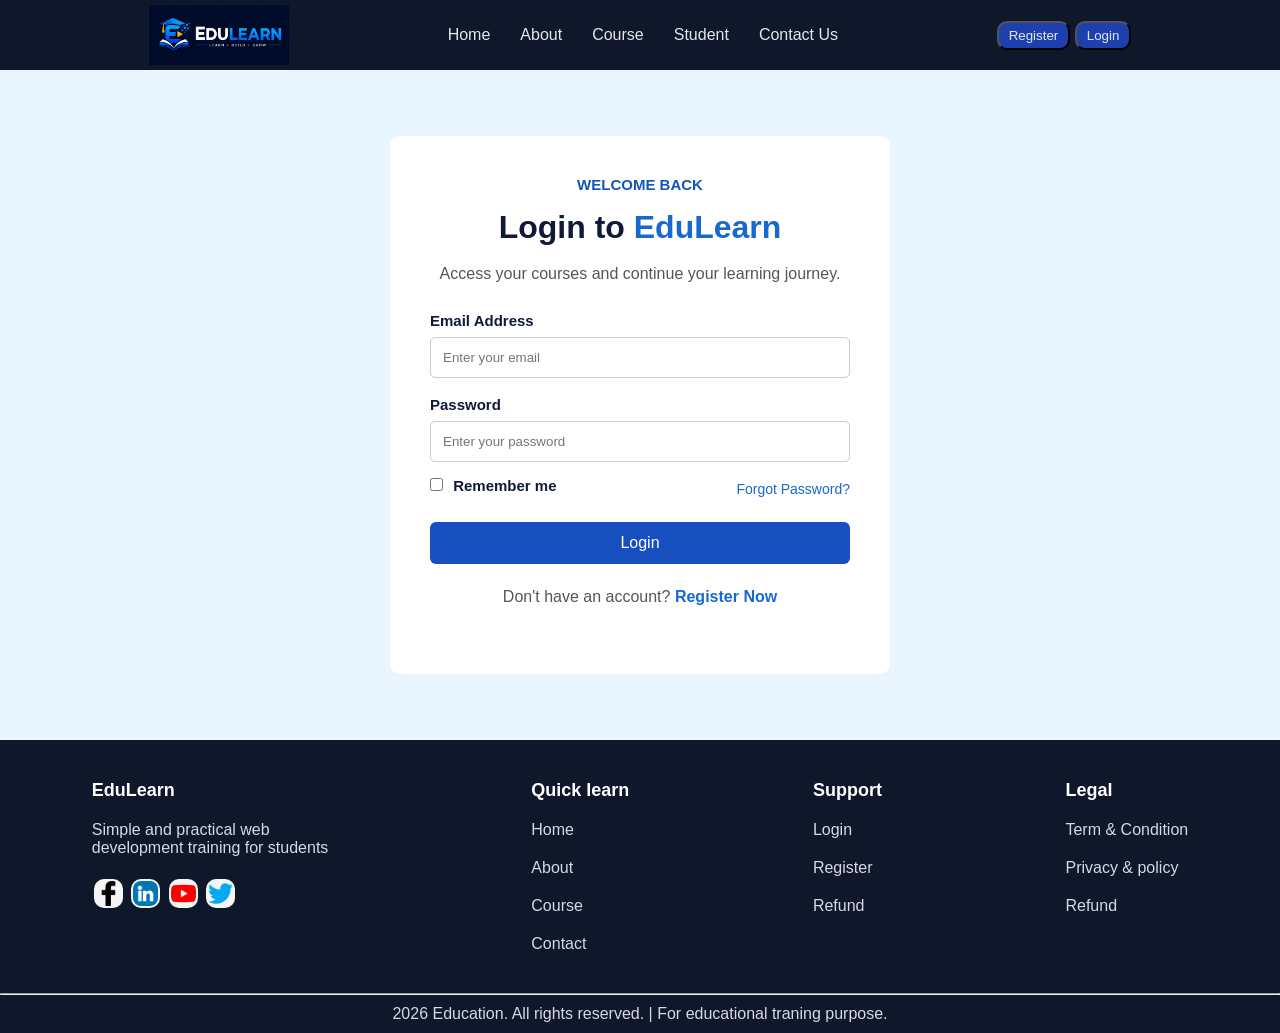
<file: login.html>
<!DOCTYPE html>
<html lang="en">
<head>
    <meta charset="UTF-8">
    <meta name="viewport" content="width=device-width, initial-scale=1.0">
    <title>Login Page</title>
    <link rel="stylesheet" href="./css/login.css">
</head>
<body>
     <section>
        <header class="header">
          <img id="logo" src="../images/logo.png" alt="">
          <nav class="nav-link">
            <li><a href="../index.html"> Home</a></li>
            <li><a href="../about.html"> About</a></li>
            <li><a href="../course.html"> Course</a></li>
            <li><a href="../student.html"> Student</a></li>
            <li><a href="../contact.html"> Contact Us</a></li>
          
          
          </nav>
          <div class="btn-div">
            <a  class="btn" href="../register.html"> <button> Register</button></a>
            <a  class="btn" href="../login.html"> <button> Login</button></a>
          </div>


        </header>
    </section>
    <main>
    <!-- Login Section -->
    <section class="login-section">
        <div class="login-content">
            <span>WELCOME BACK</span>
            <h1>Login to <strong>EduLearn</strong></h1>
            <p>Access your courses and continue your learning journey.</p>

            <form>
                <label for="email">Email Address</label>
                <input type="email" id="email" name="email" placeholder="Enter your email" required>

                <label for="password">Password</label>
                <input type="password" id="password" name="password" placeholder="Enter your password" required>

                <div class="login-options">
                    <label>
                        <input type="checkbox">
                        Remember me
                    </label>
                    <a href="#">Forgot Password?</a>
                </div>
                <button type="submit">Login</button>
            </form>

            <p class="register-text">
                Don't have an account?
                <a href="./register.html">Register Now</a>
            </p>
        </div>
    </section>
</main>
    

    <!-- footer -->
    <footer class="footer">
        <div>
            <!-- div top -->
             <div class="top-footer">
                <!-- item 1 -->
                 <div class="item-1 item">
                 <h4>EduLearn</h4>
                 <p>Simple and practical web development training for students</p>
                 <!-- social icons -->
                  <div class="social-icons">
                    <a href="#"><img src="./images/facebook-logo.png" alt=""></a>
                     <a href="#"><img src="./images/linkedin.png" alt=""></a>
                      <a href="#"><img src="./images/youtube.png" alt=""></a>
                       <a href="#"><img src="./images/twitter.png" alt=""></a>
                  </div>
                 </div>
                  
                    <!-- item 2 -->
                  
                 <div class="item">
                     <h4>Quick learn</h4>
                     <li><a href="./index.html">Home</a></li>
                     <li><a href="./about.html">About</a></li>
                     <li><a href="./course.html">Course</a></li>
                     <li><a href="./contact.html">Contact</a></li>
                 </div>
                  <!-- item 3 -->
                   <div class="item">
                    <h4>Support</h4>
                    <li><a href="./login.html">Login</a></li>
                    <li><a href="./register.html">Register</a></li>
                    <li><a href="./refund.html">Refund</a></li>
                   </div>
                   <!-- item 4 -->
                    <div class="item">
                        <h4>Legal</h4>
                        <li><a href="./term-condition.html">Term & Condition</a></li>
                         <li><a href="./privacy-policy.html">Privacy & policy</a></li>
                          <li><a href="./refund.html">Refund</a></li>
                          
                    </div>
             </div>
             <hr>
             <div class="bottom-section">
               <p> 2026 Education. All rights reserved. | For educational traning purpose.</p>
             </div>
        </div>
    </footer>
    
</body>
</html>
</file>
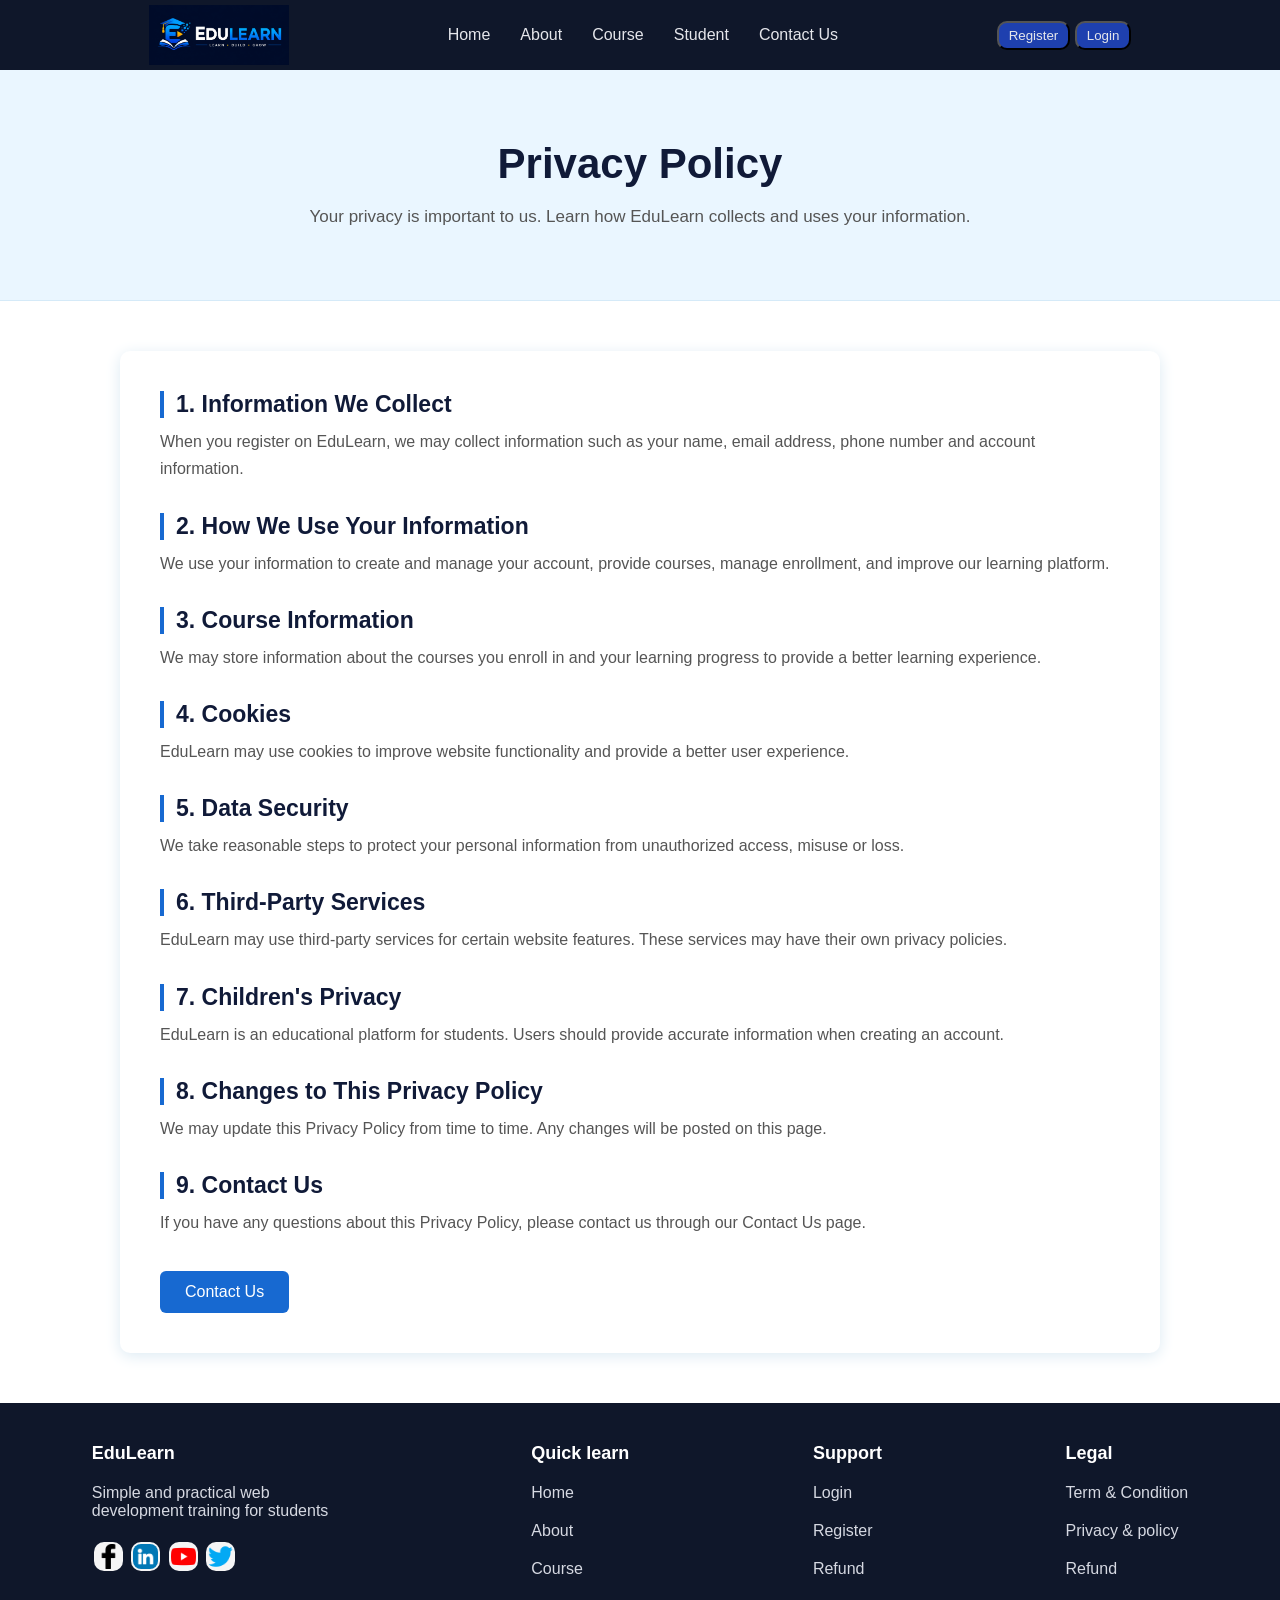
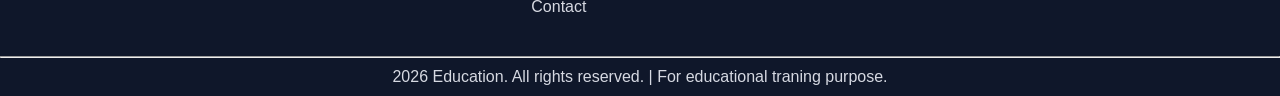
<file: privacy-policy.html>
<!DOCTYPE html>
<html lang="en">
<head>
    <meta charset="UTF-8">
    <meta name="viewport" content="width=device-width, initial-scale=1.0">
    <title>Privacy policy</title>
    <link rel="stylesheet" href="./css/privacy-policy.css">
</head>
<body>
     <section>
        <header class="header">
          <img id="logo" src="../images/logo.png" alt="">
          <nav class="nav-link">
            <li><a href="../index.html"> Home</a></li>
            <li><a href="../about.html"> About</a></li>
            <li><a href="../course.html"> Course</a></li>
            <li><a href="../student.html"> Student</a></li>
            <li><a href="../contact.html"> Contact Us</a></li>
          
          
          </nav>
          <div class="btn-div">
            <a  class="btn" href="../register.html"> <button> Register</button></a>
            <a  class="btn" href="../login.html"> <button> Login</button></a>
          </div>


        </header>
    </section>

    
    <main>


        <!-- Privacy Hero -->

        <section class="privacy-hero">

            <h1>Privacy Policy</h1>

            <p>
                Your privacy is important to us. Learn how EduLearn
                collects and uses your information.
            </p>

        </section>


        <!-- Privacy Content -->

        <section class="privacy-content">


            <h2>1. Information We Collect</h2>

            <p>
                When you register on EduLearn, we may collect
                information such as your name, email address,
                phone number and account information.
            </p>


            <h2>2. How We Use Your Information</h2>

            <p>
                We use your information to create and manage
                your account, provide courses, manage enrollment,
                and improve our learning platform.
            </p>


            <h2>3. Course Information</h2>

            <p>
                We may store information about the courses you
                enroll in and your learning progress to provide
                a better learning experience.
            </p>


            <h2>4. Cookies</h2>

            <p>
                EduLearn may use cookies to improve website
                functionality and provide a better user experience.
            </p>


            <h2>5. Data Security</h2>

            <p>
                We take reasonable steps to protect your personal
                information from unauthorized access, misuse or loss.
            </p>


            <h2>6. Third-Party Services</h2>

            <p>
                EduLearn may use third-party services for certain
                website features. These services may have their
                own privacy policies.
            </p>


            <h2>7. Children's Privacy</h2>

            <p>
                EduLearn is an educational platform for students.
                Users should provide accurate information when
                creating an account.
            </p>


            <h2>8. Changes to This Privacy Policy</h2>

            <p>
                We may update this Privacy Policy from time to time.
                Any changes will be posted on this page.
            </p>


            <h2>9. Contact Us</h2>

            <p>
                If you have any questions about this Privacy Policy,
                please contact us through our Contact Us page.
            </p>

            <a href="./contact.html">
                <button>Contact Us</button>
            </a>


        </section>


    </main>

    <!-- footer -->
    <footer class="footer">
        <div>
            <!-- div top -->
             <div class="top-footer">
                <!-- item 1 -->
                 <div class="item-1 item">
                 <h4>EduLearn</h4>
                 <p>Simple and practical web development training for students</p>
                 <!-- social icons -->
                  <div class="social-icons">
                    <a href="#"><img src="./images/facebook-logo.png" alt=""></a>
                     <a href="#"><img src="./images/linkedin.png" alt=""></a>
                      <a href="#"><img src="./images/youtube.png" alt=""></a>
                       <a href="#"><img src="./images/twitter.png" alt=""></a>
                  </div>
                 </div>
                  
                    <!-- item 2 -->
                  
                 <div class="item">
                     <h4>Quick learn</h4>
                     <li><a href="./index.html">Home</a></li>
                     <li><a href="./about.html">About</a></li>
                     <li><a href="./course.html">Course</a></li>
                     <li><a href="./contact.html">Contact</a></li>
                 </div>
                  <!-- item 3 -->
                   <div class="item">
                    <h4>Support</h4>
                    <li><a href="./login.html">Login</a></li>
                    <li><a href="./register.html">Register</a></li>
                    <li><a href="./refund.html">Refund</a></li>
                   </div>
                   <!-- item 4 -->
                    <div class="item">
                        <h4>Legal</h4>
                        <li><a href="./term-condition.html">Term & Condition</a></li>
                         <li><a href="./privacy-policy.html">Privacy & policy</a></li>
                          <li><a href="./refund.html">Refund</a></li>
                          
                    </div>
             </div>
             <hr>
             <div class="bottom-section">
               <p> 2026 Education. All rights reserved. | For educational traning purpose.</p>
             </div>
        </div>
    </footer>
    
</body>
</html>
</file>
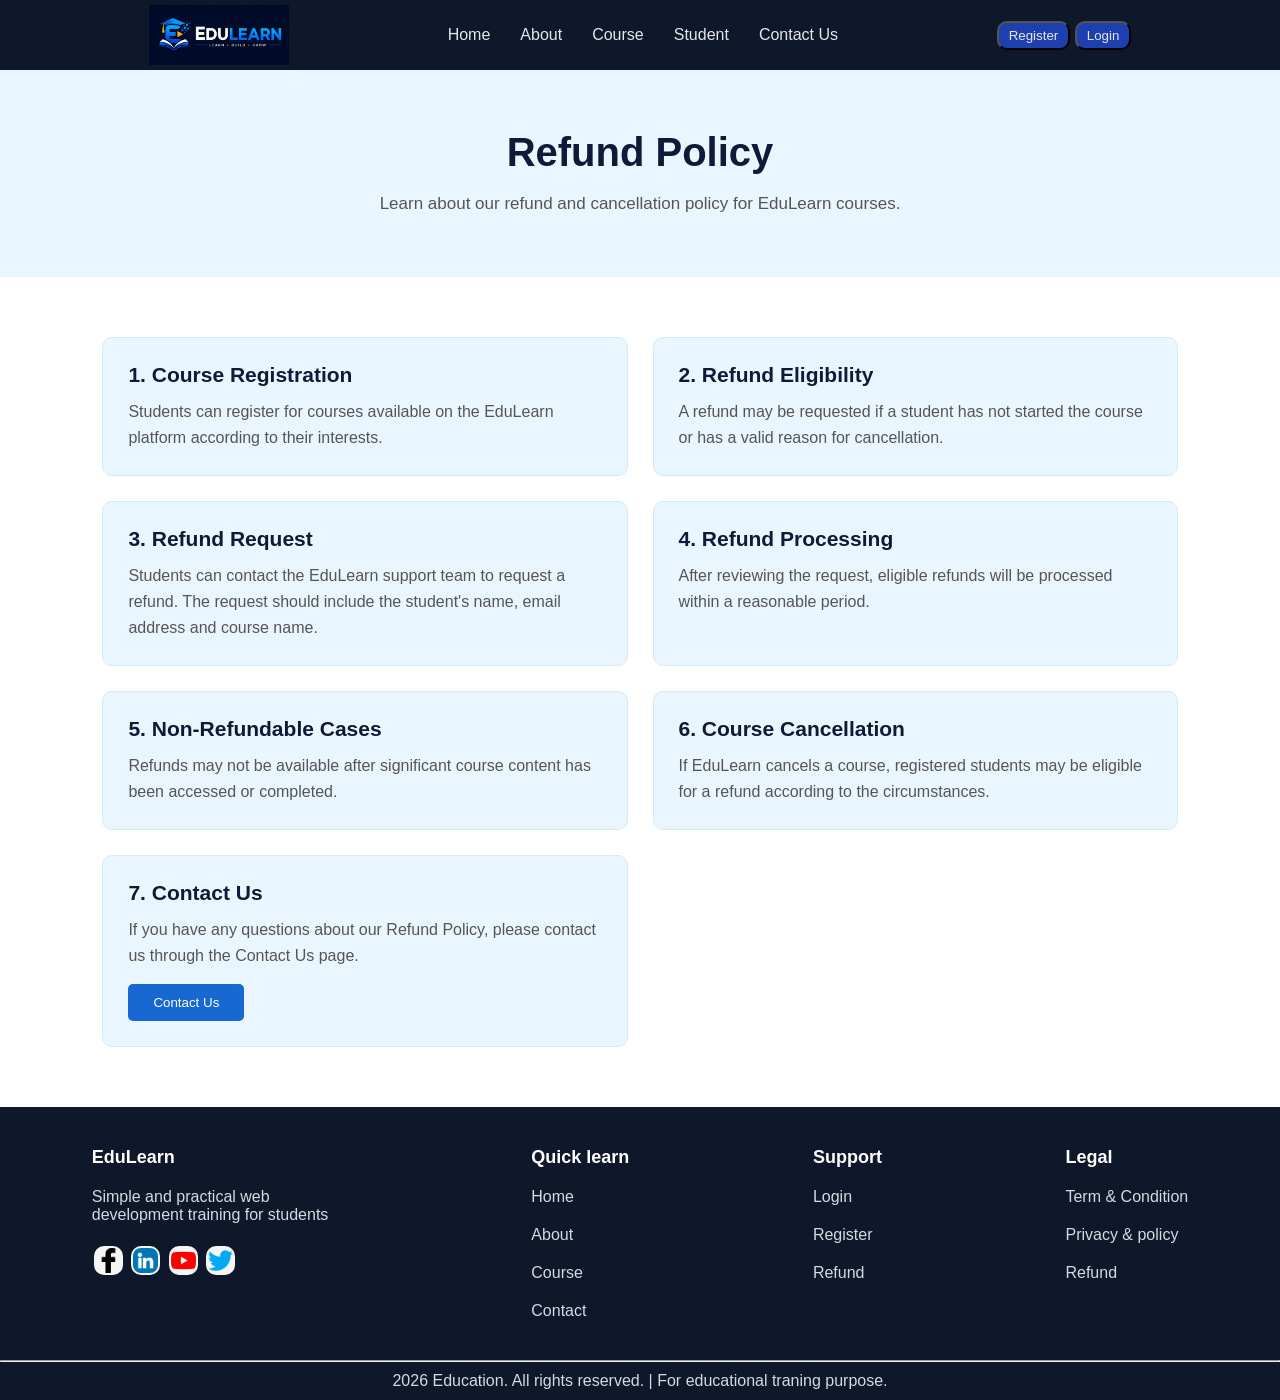
<file: refund.html>
<!DOCTYPE html>
<html lang="en">
<head>
    <meta charset="UTF-8">
    <meta name="viewport" content="width=device-width, initial-scale=1.0">
    <title>Refund policy</title>
    <link rel="stylesheet" href="./css/refund.css">
</head>
<body>
     <section>
        <header class="header">
          <img id="logo" src="../images/logo.png" alt="">
          <nav class="nav-link">
            <li><a href="../index.html"> Home</a></li>
            <li><a href="../about.html"> About</a></li>
            <li><a href="../course.html"> Course</a></li>
            <li><a href="../student.html"> Student</a></li>
            <li><a href="../contact.html"> Contact Us</a></li>
          
          
          </nav>
          <div class="btn-div">
            <a  class="btn" href="../register.html"> <button> Register</button></a>
            <a  class="btn" href="../login.html"> <button> Login</button></a>
          </div>


        </header>
    </section>

    <main>

    <!-- Refund Hero -->

    <section class="refund-hero">

        <h1>Refund Policy</h1>

        <p>
            Learn about our refund and cancellation policy
            for EduLearn courses.
        </p>

    </section>


    <!-- Refund Policy -->

    <section class="refund-content">

        <div class="refund-card">

            <h2>1. Course Registration</h2>

            <p>
                Students can register for courses available on
                the EduLearn platform according to their interests.
            </p>

        </div>


        <div class="refund-card">

            <h2>2. Refund Eligibility</h2>

            <p>
                A refund may be requested if a student has not
                started the course or has a valid reason for
                cancellation.
            </p>

        </div>


        <div class="refund-card">

            <h2>3. Refund Request</h2>

            <p>
                Students can contact the EduLearn support team
                to request a refund. The request should include
                the student's name, email address and course name.
            </p>

        </div>


        <div class="refund-card">

            <h2>4. Refund Processing</h2>

            <p>
                After reviewing the request, eligible refunds
                will be processed within a reasonable period.
            </p>

        </div>


        <div class="refund-card">

            <h2>5. Non-Refundable Cases</h2>

            <p>
                Refunds may not be available after significant
                course content has been accessed or completed.
            </p>

        </div>


        <div class="refund-card">

            <h2>6. Course Cancellation</h2>

            <p>
                If EduLearn cancels a course, registered students
                may be eligible for a refund according to the
                circumstances.
            </p>

        </div>


        <div class="refund-card">

            <h2>7. Contact Us</h2>

            <p>
                If you have any questions about our Refund Policy,
                please contact us through the Contact Us page.
            </p>

            <a href="./contact.html">
                <button>Contact Us</button>
            </a>

        </div>

    </section>

</main>

   
    






    <!-- footer -->
    <footer class="footer">
        <div>
            <!-- div top -->
             <div class="top-footer">
                <!-- item 1 -->
                 <div class="item-1 item">
                 <h4>EduLearn</h4>
                 <p>Simple and practical web development training for students</p>
                 <!-- social icons -->
                  <div class="social-icons">
                    <a href="#"><img src="./images/facebook-logo.png" alt=""></a>
                     <a href="#"><img src="./images/linkedin.png" alt=""></a>
                      <a href="#"><img src="./images/youtube.png" alt=""></a>
                       <a href="#"><img src="./images/twitter.png" alt=""></a>
                  </div>
                 </div>
                  
                    <!-- item 2 -->
                  
                 <div class="item">
                     <h4>Quick learn</h4>
                     <li><a href="./index.html">Home</a></li>
                     <li><a href="./about.html">About</a></li>
                     <li><a href="./course.html">Course</a></li>
                     <li><a href="./contact.html">Contact</a></li>
                 </div>
                  <!-- item 3 -->
                   <div class="item">
                    <h4>Support</h4>
                    <li><a href="./login.html">Login</a></li>
                    <li><a href="./register.html">Register</a></li>
                    <li><a href="./refund.html">Refund</a></li>
                   </div>
                   <!-- item 4 -->
                    <div class="item">
                        <h4>Legal</h4>
                        <li><a href="./term-condition.html">Term & Condition</a></li>
                         <li><a href="./privacy-policy.html">Privacy & policy</a></li>
                          <li><a href="./refund.html">Refund</a></li>
                          
                    </div>
             </div>
             <hr>
             <div class="bottom-section">
               <p> 2026 Education. All rights reserved. | For educational traning purpose.</p>
             </div>
        </div>
    </footer>
    
</body>
</html>
</file>
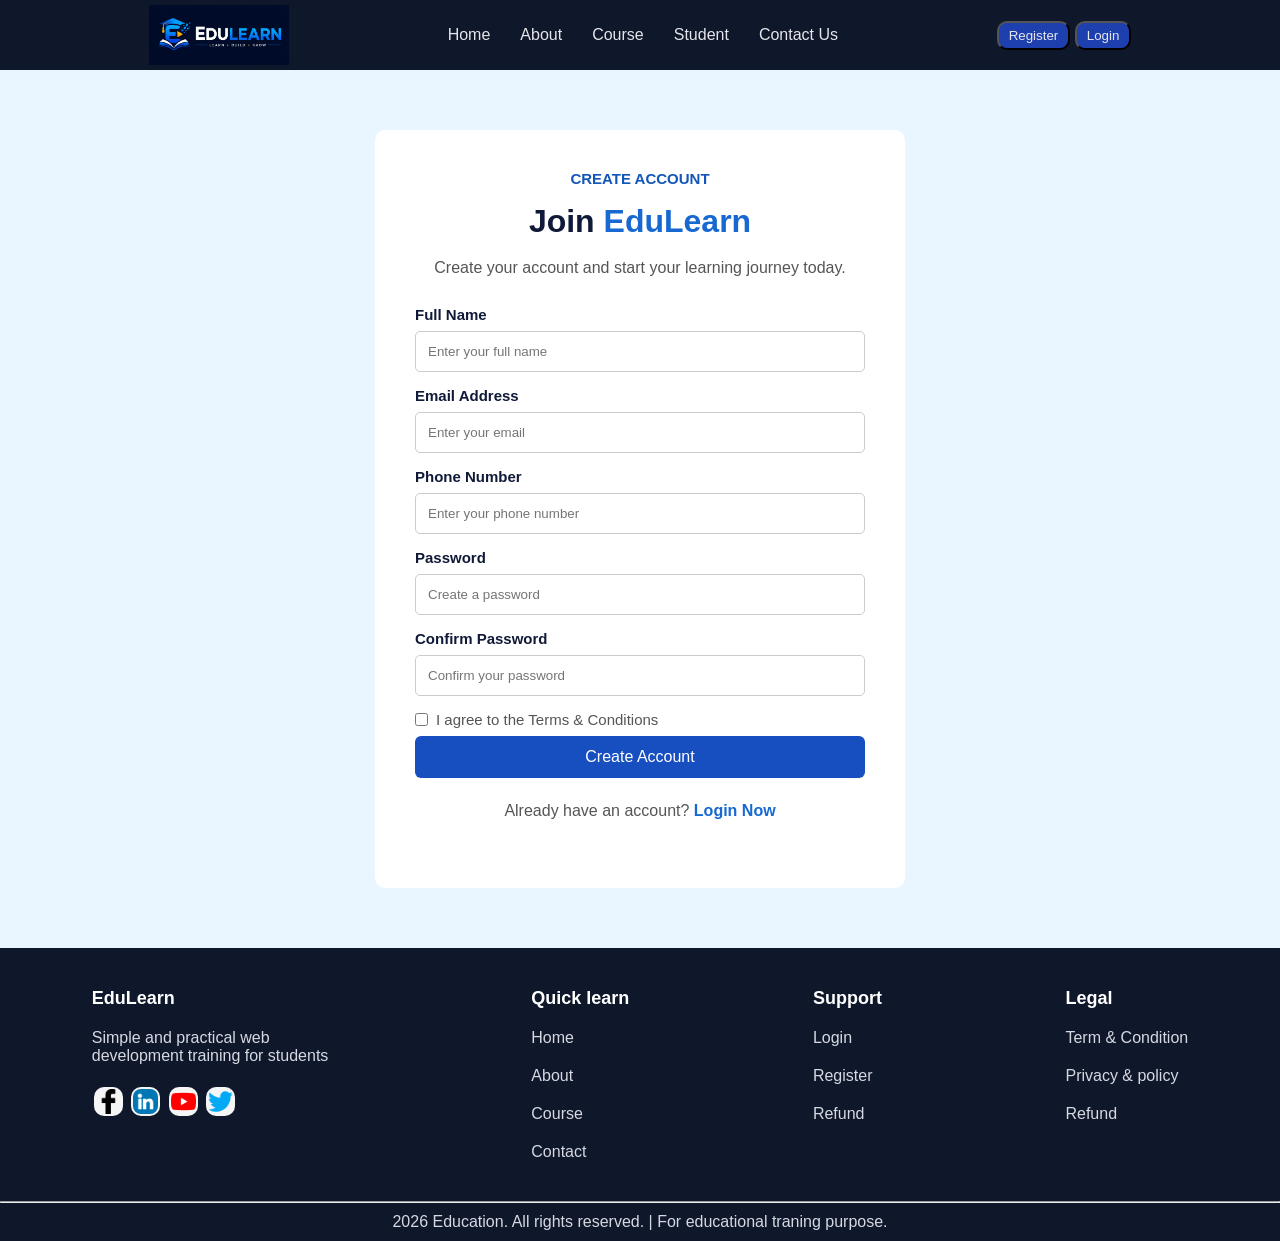
<file: register.html>
<!DOCTYPE html>
<html lang="en">
<head>
    <meta charset="UTF-8">
    <meta name="viewport" content="width=device-width, initial-scale=1.0">
    <title>Register </title>
    <link rel="stylesheet" href="./css/register.css">
</head>
<body>
     <section>
        <header class="header">
          <img id="logo" src="../images/logo.png" alt="">
          <nav class="nav-link">
            <li><a href="../index.html"> Home</a></li>
            <li><a href="../about.html"> About</a></li>
            <li><a href="../course.html"> Course</a></li>
            <li><a href="../student.html"> Student</a></li>
            <li><a href="../contact.html"> Contact Us</a></li>
          
          
          </nav>
          <div class="btn-div">
            <a  class="btn" href="../register.html"> <button> Register</button></a>
            <a  class="btn" href="../login.html"> <button> Login</button></a>
          </div>


        </header>
    </section>
   <main>
    <!-- Register Section -->
    <section class="register-section">
        <div class="register-content">
            <span>CREATE ACCOUNT</span>
            <h1>Join <strong>EduLearn</strong></h1>
            <p>Create your account and start your learning journey today.</p>

            <form>
                <label for="name">Full Name</label>
                <input type="text" id="name" name="name" placeholder="Enter your full name" required>

                <label for="email">Email Address</label>
                <input type="email" id="email" name="email" placeholder="Enter your email" required>

                <label for="phone">Phone Number</label>
                <input type="tel" id="phone" name="phone" placeholder="Enter your phone number" required>

                <label for="password">Password</label>
                <input type="password" id="password" name="password" placeholder="Create a password" required>

                <label for="confirm-password">Confirm Password</label>
                <input type="password" id="confirm-password" name="confirm-password" placeholder="Confirm your password" required>

                <label class="terms">
                    <input type="checkbox" required>
                    I agree to the Terms & Conditions
                </label>
                <button type="submit">Create Account</button>
            </form>

            <p class="login-text">
                Already have an account?
                <a href="./login.html">Login Now</a>
            </p>
        </div>
    </section>
</main>

    <!-- footer -->
    <footer class="footer">
        <div>
            <!-- div top -->
             <div class="top-footer">
                <!-- item 1 -->
                 <div class="item-1 item">
                 <h4>EduLearn</h4>
                 <p>Simple and practical web development training for students</p>
                 <!-- social icons -->
                  <div class="social-icons">
                    <a href="#"><img src="./images/facebook-logo.png" alt=""></a>
                     <a href="#"><img src="./images/linkedin.png" alt=""></a>
                      <a href="#"><img src="./images/youtube.png" alt=""></a>
                       <a href="#"><img src="./images/twitter.png" alt=""></a>
                  </div>
                 </div>
                  
                    <!-- item 2 -->
                  
                 <div class="item">
                     <h4>Quick learn</h4>
                     <li><a href="./index.html">Home</a></li>
                     <li><a href="./about.html">About</a></li>
                     <li><a href="./course.html">Course</a></li>
                     <li><a href="./contact.html">Contact</a></li>
                 </div>
                  <!-- item 3 -->
                   <div class="item">
                    <h4>Support</h4>
                    <li><a href="./login.html">Login</a></li>
                    <li><a href="./register.html">Register</a></li>
                    <li><a href="./refund.html">Refund</a></li>
                   </div>
                   <!-- item 4 -->
                    <div class="item">
                        <h4>Legal</h4>
                        <li><a href="./term-condition.html">Term & Condition</a></li>
                         <li><a href="./privacy-policy.html">Privacy & policy</a></li>
                          <li><a href="./refund.html">Refund</a></li>
                          
                    </div>
             </div>
             <hr>
             <div class="bottom-section">
               <p> 2026 Education. All rights reserved. | For educational traning purpose.</p>
             </div>
        </div>
    </footer>
    
</body>
</html>
</file>
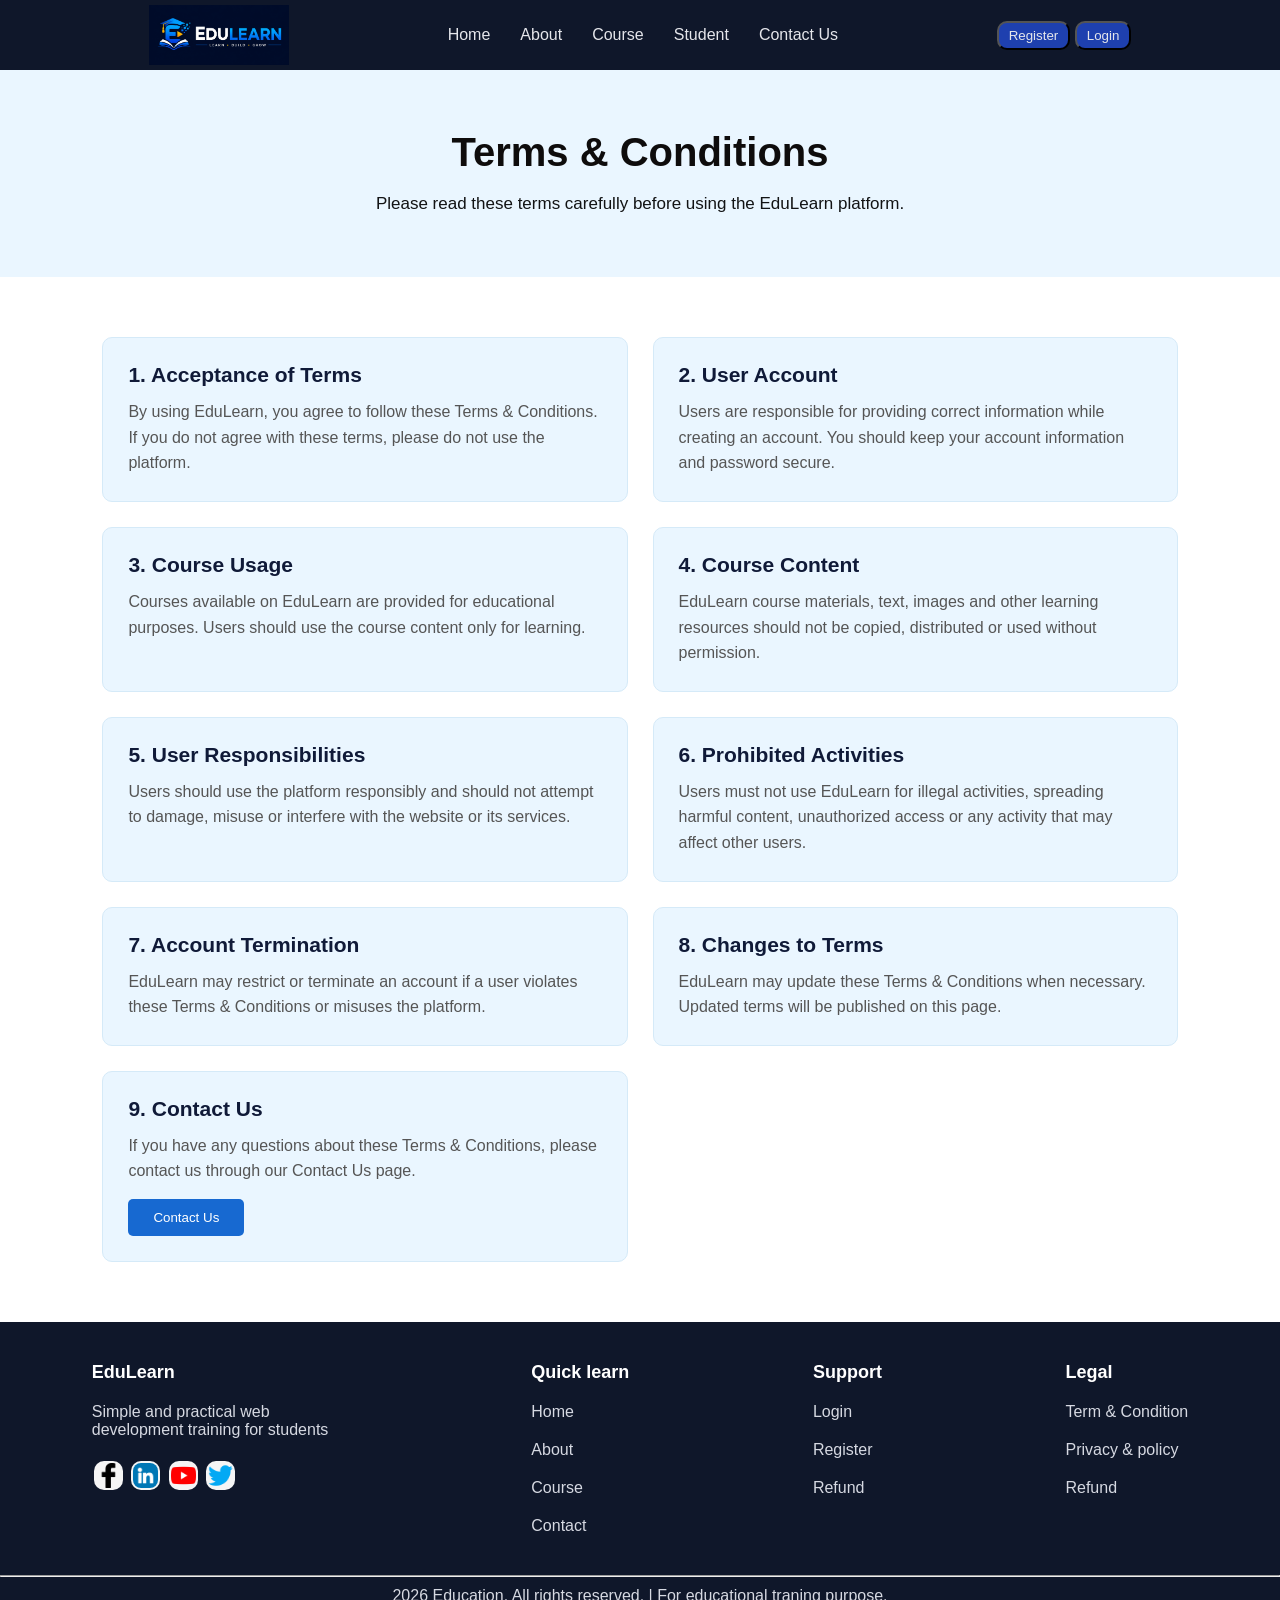
<file: term-condition.html>
<!DOCTYPE html>
<html lang="en">
<head>
    <meta charset="UTF-8">
    <meta name="viewport" content="width=device-width, initial-scale=1.0">
    <title>Term & Condition</title>
    <link rel="stylesheet" href="./css/term-condition.css">
</head>
<body>
     <section>
        <header class="header">
          <img id="logo" src="../images/logo.png" alt="">
          <nav class="nav-link">
            <li><a href="../index.html"> Home</a></li>
            <li><a href="../about.html"> About</a></li>
            <li><a href="../course.html"> Course</a></li>
            <li><a href="../student.html"> Student</a></li>
            <li><a href="../contact.html"> Contact Us</a></li>
          
          
          </nav>
          <div class="btn-div">
            <a  class="btn" href="../register.html"> <button> Register</button></a>
            <a  class="btn" href="../login.html"> <button> Login</button></a>
          </div>


        </header>
    </section>
   <main>

    <!-- Terms Hero -->

    <section class="terms-hero">

        <h1>Terms & Conditions</h1>

        <p>
            Please read these terms carefully before using
            the EduLearn platform.
        </p>

    </section>


    <!-- Terms Content -->

    <section class="terms-content">


        <div class="terms-card">

            <h2>1. Acceptance of Terms</h2>

            <p>
                By using EduLearn, you agree to follow these
                Terms & Conditions. If you do not agree with
                these terms, please do not use the platform.
            </p>

        </div>


        <div class="terms-card">

            <h2>2. User Account</h2>

            <p>
                Users are responsible for providing correct
                information while creating an account. You
                should keep your account information and
                password secure.
            </p>

        </div>


        <div class="terms-card">

            <h2>3. Course Usage</h2>

            <p>
                Courses available on EduLearn are provided
                for educational purposes. Users should use
                the course content only for learning.
            </p>

        </div>


        <div class="terms-card">

            <h2>4. Course Content</h2>

            <p>
                EduLearn course materials, text, images and
                other learning resources should not be copied,
                distributed or used without permission.
            </p>

        </div>


        <div class="terms-card">

            <h2>5. User Responsibilities</h2>

            <p>
                Users should use the platform responsibly and
                should not attempt to damage, misuse or
                interfere with the website or its services.
            </p>

        </div>


        <div class="terms-card">

            <h2>6. Prohibited Activities</h2>

            <p>
                Users must not use EduLearn for illegal
                activities, spreading harmful content,
                unauthorized access or any activity that
                may affect other users.
            </p>

        </div>


        <div class="terms-card">

            <h2>7. Account Termination</h2>

            <p>
                EduLearn may restrict or terminate an account
                if a user violates these Terms & Conditions
                or misuses the platform.
            </p>

        </div>


        <div class="terms-card">

            <h2>8. Changes to Terms</h2>

            <p>
                EduLearn may update these Terms & Conditions
                when necessary. Updated terms will be
                published on this page.
            </p>

        </div>


        <div class="terms-card">

            <h2>9. Contact Us</h2>

            <p>
                If you have any questions about these Terms &
                Conditions, please contact us through our
                Contact Us page.
            </p>

            <a href="./contact.html">
                <button>Contact Us</button>
            </a>

        </div>


    </section>

</main>

    <!-- footer -->
    <footer class="footer">
        <div>
            <!-- div top -->
             <div class="top-footer">
                <!-- item 1 -->
                 <div class="item-1 item">
                 <h4>EduLearn</h4>
                 <p>Simple and practical web development training for students</p>
                 <!-- social icons -->
                  <div class="social-icons">
                    <a href="#"><img src="./images/facebook-logo.png" alt=""></a>
                     <a href="#"><img src="./images/linkedin.png" alt=""></a>
                      <a href="#"><img src="./images/youtube.png" alt=""></a>
                       <a href="#"><img src="./images/twitter.png" alt=""></a>
                  </div>
                 </div>
                  
                    <!-- item 2 -->
                  
                 <div class="item">
                     <h4>Quick learn</h4>
                     <li><a href="./index.html">Home</a></li>
                     <li><a href="./about.html">About</a></li>
                     <li><a href="./course.html">Course</a></li>
                     <li><a href="./contact.html">Contact</a></li>
                 </div>
                  <!-- item 3 -->
                   <div class="item">
                    <h4>Support</h4>
                    <li><a href="./login.html">Login</a></li>
                    <li><a href="./register.html">Register</a></li>
                    <li><a href="./refund.html">Refund</a></li>
                   </div>
                   <!-- item 4 -->
                    <div class="item">
                        <h4>Legal</h4>
                        <li><a href="./term-condition.html">Term & Condition</a></li>
                         <li><a href="./privacy-policy.html">Privacy & policy</a></li>
                          <li><a href="./refund.html">Refund</a></li>
                          
                    </div>
             </div>
             <hr>
             <div class="bottom-section">
               <p> 2026 Education. All rights reserved. | For educational traning purpose.</p>
             </div>
        </div>
    </footer>
    
</body>
</html>
</file>
<file: css/index.css>
*{
            margin: 0;
            padding: 0;
             font-family: "Poppins", sans-serif;
        }
        .header{
            background-color: #0F172A;
            display: flex;
            justify-content: space-evenly;
            align-items: center;
            height: 70px;
            color: #E5E6EB;
        }
        #logo{
            height: 60px;
        }
        .nav-link{
            display: flex;             
            gap: 10px;
            list-style: none;
        }

        .nav-link a{
            text-decoration: none;
            color: #E5E6EB;
            font-weight: 500;
             padding: 5px 10px;
            border-radius: 10px;
        }

        .nav-link a:hover{
            background-color: #1E40AF;
            color: white;
            padding: 5px 10px;
            border-radius: 10px;
        }
        .btn-div button{
            color: #E5E6EB;
            background-color: #1E40AF;
            padding: 5px 10px;
            border-radius: 10px;
            border: none;
             cursor: pointer;
        }
        .btn-div button:hover{
            color: white;
            font-weight: 700;
        }

        /* footer */

        * {
            margin: 0;
            padding: 0;
            color: #D6D9E2;
           
            }
            .footer{
                background-color: #0F172A;
            }

            .top-footer{
                display: flex;
                justify-content: space-around;
                list-style: none;
                padding-top: 40px;
                padding-bottom: 40px;
                align-items: start;

            }
            .item-1{
            width: 20%;
        }

        .social-icons img{
          height: 25px;
          background-color: whitesmoke;
          border-radius: 10px;
          padding: 2px;
          margin: 2px;
        }
       
        .item{
            display: flex;
            flex-direction: column;
            
             gap: 20px;
        }
        .item a {
            text-decoration: none;
        }
        .item h4{
            color: white;
            font-size: large;
            font-weight: 800;
        }
        .item a:hover{
            color: rgb(135, 135, 234);
        }
        .bottom-section {
            padding: 10px;
           text-align: center;
        }
        @media(max-width:740px){
            .top-footer{
                flex-direction: column;
                gap: 30px;
                align-items: start;
            }
            .item{
                width: auto;
                padding-left: 20px;
                gap: 20px;
            }
        }

        /* main page css */

        .hero-section{
            border: 2px solid;
            height: 50vh;
            display: flex;
             align-items: center;
             background-color: #EAF6FF;
             padding: 50px;
              min-height: 400px;
        }

        .hero-box{
            display: flex;
            flex-direction: column;
            gap: 20px;
            height: 100%;
            width: 50%;
            justify-content: center;
            background-color:  #EAF6FF;
            padding-left:70px ;
            position: relative; 
        }
        .hero-tagline {
            color: #174596;
            font-size: 20px;
            font-weight: 700;
            margin-bottom: 12px;
        }
        .hero-box h1 {
            color: #101936;
            font-size: 40px;
            margin-bottom: 18px;
        }
        .hero-box h1 span {
            color: #1264DF;
        }
        
        .hero-description {
            width: 420px;
            color: #344054;
            font-size: 14px;
            margin-bottom: 20px;
        }

        .hero-button{
             width: 100px;
             color: white;
             border: none;
            border-radius: 5px;
            padding: 8px;
            cursor: pointer; 
             display: flex;
             gap: 12px;  
        }

        .hero-button:hover{
            width: 100px;
            padding: 8px;
        } 
        .explore-btn {
    text-decoration: none;
    background-color: #1E40AF;
    color: white;
    padding: 8px 15px;
    border-radius: 5px;
    font-size: 14px;
}

.courses-btn {
    text-decoration: none;
    background-color: white;
    color: #1E40AF;
    border: 1px solid #1E40AF;
    padding: 8px 15px;
    border-radius: 5px;
    font-size: 14px;
}
.hero-image {
    width: 45%;
    text-align: center;
}

.hero-image img {
    max-width: 100%;
    height: auto;
}

.courses-section {
    padding: 40px 50px;
    background-color: #ffffff;
    text-align: center;
    background-color: #afd8f2;
}

.courses-section h2 {
    color: #0F172A;
    margin-bottom: 25px;
}

.course-container{
    display: flex;
    justify-content: center;
    gap: 20px;
}

.course-card {
    border: 1px solid #ccc;
    border-radius: 8px;
    padding: 20px;
    width: 250px;
    background-color: #f9f9f9;
    text-align: left;
}

.course-card h3 {
    color: #1E40AF;
    font-size: 16px;
    margin-bottom: 10px;
}

.course-card p{
    font-size: 13px;
    color: #555;
    margin-bottom: 15px;
}

.course-btn {
    display: inline-block;
    text-decoration: none;
    background-color: #1E40AF;
    color: white;
    padding: 6px 12px;
    border-radius: 4px;
    font-size: 12px;
}

/* Features & Stats Section Wrapper */
.features-section {
  padding: 50px 20px;
  background-color:#0f172a;
  text-align: center;
  color: #ffffff;
}
.features-section h2 {
  color: #ffffff; /* White heading text */
}
.features-container {
  max-width: 1000px;
  margin: 0 auto 30px auto;
}

/* Feature Cards using basic inline-block */
.section-heading {
  color: #ffffff;
  font-size: 28px;
  text-align: center;
  margin-bottom: 30px;
}
.feature-card {
  display: inline-block;
  width: 28%;
  margin: 0 1%;
  padding: 20px;
  background-color: #091f41;
  border: 1px solid #445f84;
  border-radius: 8px;
  vertical-align: top;
  box-sizing: border-box;
}

.feature-icon {
  font-size: 32px;
  margin-bottom: 10px;
}

.feature-card h3 {
  font-size: 18px;
  color: #ffffff;
  margin: 10px 0;
}

.feature-card p {
  font-size: 14px;
  color: #95abce;
  line-height: 1.4;
}

/* Stats Bar */
.stats-bar {
  max-width: 800px;
  margin: 30px auto 0 auto;
  padding-top: 20px;
  border-top: 1px solid #e2e8f0;
}

.stat-box {
  display: inline-block;
  width: 30%;
  text-align: center;
}

.stat-box h4 {
  font-size: 28px;
  color: #6386e8;
  margin: 0 0 5px 0;
}

.stat-box p {
  font-size: 14px;
  color: #7290bb;
  margin: 0;
}

/* Call to Action Banner */
.landing-cta {
  background-color: #EAF6FF;
  color: #ffffff;
  padding: 40px 20px;
  text-align: center;
}

.cta-content {
  max-width: 600px;
  margin: 0 auto;
}

.cta-content h2 {
  font-size: 24px;
  margin-bottom: 10px;
  color: #010409;
}

.cta-content p {
  color: #010409;
  font-size: 15px;
  margin-bottom: 20px;
}

.cta-btn {
  display: inline-block;
  padding: 10px 24px;
  background-color: #2563eb;
  color: #ffffff;
  font-weight: bold;
  border-radius: 5px;
  text-decoration: none;
}
</file>
<file: css/about.css>
* {
    margin: 0;
    padding: 0;
    font-family: "Poppins", sans-serif;
}



.header {
    background-color: #0F172A;
    display: flex;
    justify-content: space-evenly;
    align-items: center;
    height: 70px;
    color: #E5E6EB;
}

#logo {
    height: 60px;
}

.nav-link {
    display: flex;
    gap: 10px;
    list-style: none;
}

.nav-link a {
    text-decoration: none;
    color: #E5E6EB;
    font-weight: 500;
    padding: 5px 10px;
    border-radius: 10px;
}

.nav-link a:hover {
    background-color: #1E40AF;
    color: white;
}

.btn-div button {
    color: #E5E6EB;
    background-color: #1E40AF;
    padding: 5px 10px;
    border-radius: 10px;
    border: none;
    cursor: pointer;
}

.btn-div button:hover {
    color: white;
    font-weight: 700;
}


/* =========================
   Footer
========================= */

.footer {
    background-color: #0F172A;
}

.top-footer {
    display: flex;
    justify-content: space-around;
    list-style: none;
    padding-top: 40px;
    padding-bottom: 40px;
    align-items: start;
}

.item-1 {
    width: 20%;
}

.social-icons img {
    height: 25px;
    background-color: whitesmoke;
    border-radius: 10px;
    padding: 2px;
    margin: 2px;
}

.item {
    display: flex;
    flex-direction: column;
    gap: 20px;
}

.item a {
    text-decoration: none;
    color: #D6D9E2;
}

.item h4 {
    color: white;
    font-size: large;
    font-weight: 800;
}

.item a:hover {
    color: rgb(135, 135, 234);
}

.bottom-section {
    padding: 10px;
    text-align: center;
    color: #D6D9E2;
}


/* =========================
   Footer Responsive
========================= */

@media(max-width: 740px) {

    .top-footer {
        flex-direction: column;
        gap: 30px;
        align-items: start;
    }

    .item {
        width: auto;
        padding-left: 20px;
        gap: 20px;
    }
}



.about-hero {
    display: flex;
    align-items: center;
    background-color: #eaf6ff;
    min-height: 450px;
    padding: 0;
}

.about-content {
    width: 50%;
    padding-left: 8%;
}

.about-content span {
    color: #1456b8;
    font-size: 15px;
    font-weight: bold;
}

.about-content h1 {
    color: #101a38;
    font-size: 48px;
    margin: 15px 0;
}

.about-content h1 strong {
    color: #1769d1;
}

.about-content p {
    color: #555;
    font-size: 17px;
    line-height: 1.6;
    max-width: 500px;
}


/* About Image */

.about-image {
    width: 50%;
    height: 450px;
}

.about-image img {
    width: 100%;
    height: 100%;
    display: block;
}


.our-story {
    display: flex;
    justify-content: space-between;
    align-items: center;
    gap: 50px;
    padding: 60px 8%;
    background-color: white;
}

.story-image {
    width: 45%;
}

.story-image img {
    width: 100%;
    max-width: 450px;
}

.story-content {
    width: 50%;
}

.story-content span {
    color: #1456b8;
    font-size: 15px;
    font-weight: bold;
}

.story-content h2 {
    color: #101a38;
    font-size: 32px;
    margin: 15px 0;
}

.story-content h2 strong {
    color: #1769d1;
}

.story-content p {
    color: #555;
    line-height: 1.6;
}



.stats {
    display: flex;
    justify-content: space-between;
    padding: 40px 8%;
    background-color: #eaf6ff;
    text-align: center;
}

.stat-box {
    width: 25%;
}

.stat-box h2 {
    color: #1769d1;
    font-size: 32px;
    margin: 0;
}

.stat-box p {
    color: #555;
    margin-top: 8px;
}



.mission-vision {
    display: flex;
    justify-content: space-between;
    gap: 30px;
    padding: 60px 8%;
    background-color: white;
}

.mission {
    width: 50%;
    padding: 30px;
    border: 1px solid #ddd;
    border-radius: 10px;
}

.vision {
    width: 50%;
    padding: 30px;
    border: 1px solid #ddd;
    border-radius: 10px;
}

.mission span {
    color: #1456b8;
    font-size: 15px;
    font-weight: bold;
}

.vision span {
    color: #1456b8;
    font-size: 15px;
    font-weight: bold;
}

.mission h2 {
    color: #101a38;
    font-size: 28px;
    margin: 15px 0;
}

.vision h2 {
    color: #101a38;
    font-size: 28px;
    margin: 15px 0;
}

.mission h2 strong {
    color: #1769d1;
}

.vision h2 strong {
    color: #1769d1;
}

.mission p {
    color: #555;
    line-height: 1.6;
}

.vision p {
    color: #555;
    line-height: 1.6;
}


.values {
    padding: 60px 8%;
    background-color: #eaf6ff;
}

.values-header {
    text-align: center;
}

.values-header span {
    color: #1456b8;
    font-size: 15px;
    font-weight: bold;
}

.values-header h2 {
    color: #101a38;
    font-size: 32px;
    margin: 15px 0;
}

.values-header h2 strong {
    color: #1769d1;
}

.values-header p {
    color: #555;
    line-height: 1.6;
}

.value-cards {
    display: flex;
    justify-content: space-between;
    gap: 20px;
    margin-top: 40px;
}

.value-card {
    width: 25%;
    background-color: white;
    padding: 25px;
    text-align: center;
    border-radius: 10px;
}

.value-icon {
    font-size: 35px;
    margin-bottom: 15px;
}

.value-card h3 {
    color: #101a38;
    margin-bottom: 10px;
}

.value-card p {
    color: #555;
    line-height: 1.6;
}



.about-cta {
    padding: 60px 8%;
    background-color: white;
    text-align: center;
}

.cta-content span {
    color: #1456b8;
    font-size: 15px;
    font-weight: bold;
}

.cta-content h2 {
    color: #101a38;
    font-size: 32px;
    margin: 15px 0;
}

.cta-content h2 strong {
    color: #1769d1;
}

.cta-content p {
    color: #555;
    line-height: 1.6;
    margin-bottom: 25px;
}

.cta-button {
    display: inline-block;
    padding: 12px 25px;
    background-color: #174fc1;
    color: white;
    text-decoration: none;
    border-radius: 6px;
}

.cta-button:hover {
    background-color: #123f9c;
}
</file>
<file: css/contact.css>
*{
            margin: 0;
            padding: 0;
          font-family: "Poppins", sans-serif;
        }
        .header{
            background-color: #0F172A;
            display: flex;
            justify-content: space-evenly;
            align-items: center;
            height: 70px;
            color: #E5E6EB;
        }
        #logo{
            height: 60px;
        }
        .nav-link{
            display: flex;             
            gap: 10px;
            list-style: none;
        }

        .nav-link a{
            text-decoration: none;
            color: #E5E6EB;
            font-weight: 500;
             padding: 5px 10px;
            border-radius: 10px;
        }

        .nav-link a:hover{
            background-color: #1E40AF;
            color: white;
            padding: 5px 10px;
            border-radius: 10px;
        }
        .btn-div button{
            color: #E5E6EB;
            background-color: #1E40AF;
            padding: 5px 10px;
            border-radius: 10px;
            border: none;
             cursor: pointer;
        }
        .btn-div button:hover{
            color: white;
            font-weight: 700;
        }

        /* footer */

        * {
            margin: 0;
            padding: 0;
            color: #D6D9E2;
           
            }
            .footer{
                background-color: #0F172A;
            }

            .top-footer{
                display: flex;
                justify-content: space-around;
                list-style: none;
                padding-top: 40px;
                padding-bottom: 40px;
                align-items: start;

            }
            .item-1{
            width: 20%;
        }

        .social-icons img{
          height: 25px;
          background-color: whitesmoke;
          border-radius: 10px;
          padding: 2px;
          margin: 2px;
        }
       
        .item{
            display: flex;
            flex-direction: column;
            
             gap: 20px;
        }
        .item a {
            text-decoration: none;
        }
        .item h4{
            color: white;
            font-size: large;
            font-weight: 800;
        }
        .item a:hover{
            color: rgb(135, 135, 234);
        }
        .bottom-section {
            padding: 10px;
           text-align: center;
        }
        @media(max-width:740px){
            .top-footer{
                flex-direction: column;
                gap: 30px;
                align-items: start;
            }
            .item{
                width: auto;
                padding-left: 20px;
                gap: 20px;
            }
        }

        /* Step 1: Contact Hero Section */
.contact-hero {
    display: flex;
    justify-content: space-between;
    align-items: center;
    padding: 70px 8%;
    background-color: #eaf6ff;
    min-height: 350px;
}
.hero-content {
    width: 55%;
}
.hero-content span {
    color: #1456b8;
    font-size: 16px;
    font-weight: bold;
}
.hero-content h1 {
    color: #101a38;
    font-size: 48px;
    margin: 15px 0;
}
.hero-content h1 strong {
    color: #1769d1;
}
.hero-content p {
    color: #333;
    font-size: 17px;
    line-height: 1.6;
    max-width: 500px;
}
.hero-image {
    width: 35%;
    text-align: center;
}
.hero-image img {
    width: 100%;
    max-width: 350px;
}
/* Step 2: Contact Information and Form */
.contact-section {
    display: flex;
    justify-content: space-between;
    gap: 40px;
    padding: 60px 8%;
    background-color: white;
}
/* Contact Information */
.contact-info {
    width: 45%;
}
.contact-info h2 {
    color: #101a38;
    font-size: 30px;
    margin-bottom: 10px;
}
.contact-info p {
    color: #555;
    line-height: 1.6;
}
.info-item {
    display: flex;
    align-items: center;
    gap: 15px;
    margin: 25px 0;
}
.icon {
    width: 45px;
    height: 45px;
    display: flex;
    justify-content: center;
    align-items: center;
    background-color: #eaf6ff;
    border-radius: 8px;
    font-size: 20px;
}
.info-item h4 {
    margin: 0;
    color: #101a38;
}
.info-item p {
    margin: 5px 0;
    color: #555;
}
/* Follow Us */
.contact-info hr {
    margin: 30px 0;
    border: none;
    border-top: 1px solid #ddd;
}
.contact-social {
    display: flex;
    gap: 20px;
}
.contact-social a {
    color: #1769d1;
    text-decoration: none;
    font-weight: bold;
}
/* Contact Form */
.contact-form {
    width: 50%;
}
.contact-form h2 {
    color: #101a38;
    font-size: 30px;
    margin-bottom: 10px;
}
.contact-form p {
    color: #555;
    line-height: 1.6;
}
.contact-form form {
    display: flex;
    flex-direction: column;
}
.contact-form label {
    margin-top: 15px;
    margin-bottom: 6px;
    color: #101a38;
    font-weight: bold;
}
.contact-form input {
    padding: 12px;
    border: 1px solid #ccc;
    border-radius: 6px;
}
.contact-form select {
    padding: 12px;
    border: 1px solid #ccc;
    border-radius: 6px;
}
.contact-form textarea {
    padding: 12px;
    border: 1px solid #ccc;
    border-radius: 6px;
}
/* Send Button */
.contact-form button {
    width: 150px;
    margin-top: 20px;
    padding: 12px;
    background-color: #174fc1;
    color: white;
    border: none;
    border-radius: 6px;
    font-size: 15px;
}
/* Step 3: Why Contact Us */
.why-contact {
    padding: 60px 8%;
    background-color: #eaf6ff;
}
.why-header {
    text-align: center;
}
.why-header span {
    color: #1456b8;
    font-size: 15px;
    font-weight: bold;
}
.why-header h2 {
    color: #101a38;
    font-size: 32px;
    margin: 15px 0;
}
.why-header h2 strong {
    color: #1769d1;
}
.why-header p {
    color: #555;
    line-height: 1.6;
    max-width: 600px;
    margin: auto;
}
/* Contact Cards */
.contact-cards {
    display: flex;
    justify-content: space-between;
    gap: 25px;
    margin-top: 40px;
}
.contact-card {
    width: 33%;
    background-color: white;
    padding: 30px;
    text-align: center;
    border-radius: 10px;
}
.card-icon {
    font-size: 35px;
    margin-bottom: 15px;
}
.contact-card h3 {
    color: #101a38;
    margin-bottom: 10px;
}
.contact-card p {
    color: #555;
    line-height: 1.6;
}
/* Step 4: FAQ Section */
.faq-section {
    padding: 60px 8%;
    background-color: white;
}
.faq-header {
    text-align: center;
}
.faq-header span {
    color: #1456b8;
    font-size: 15px;
    font-weight: bold;
}
.faq-header h2 {
    color: #101a38;
    font-size: 32px;
    margin: 15px 0;
}
.faq-header h2 strong {
    color: #1769d1;
}
.faq-header p {
    color: #555;
    line-height: 1.6;
}
/* FAQ Items */
.faq-container {
    width: 80%;
    margin: 40px auto 0;
}
.faq-item {
    padding: 20px;
    margin-bottom: 15px;
    border: 1px solid #ddd;
    border-radius: 8px;
}
.faq-item h3 {
    color: #101a38;
    font-size: 18px;
    margin-bottom: 10px;
}
.faq-item p {
    color: #555;
    line-height: 1.6;
    margin: 0;
}

/* Step 5: Call To Action */
.contact-cta {
    padding: 60px 8%;
    background-color: #eaf6ff;
    text-align: center;
}
.cta-content span {
    color: #1456b8;
    font-size: 15px;
    font-weight: bold;
}
.cta-content h2 {
    color: #101a38;
    font-size: 32px;
    margin: 15px 0;
}
.cta-content h2 strong {
    color: #1769d1;
}
.cta-content p {
    color: #555;
    line-height: 1.6;
    margin-bottom: 25px;
}
.cta-button {
    display: inline-block;
    padding: 12px 25px;
    background-color: #174fc1;
    color: white;
    text-decoration: none;
    border-radius: 6px;
}
.cta-button:hover {
    background-color: #123f9c;
}
</file>
<file: css/course.css>
*{
            margin: 0;
            padding: 0;
             font-family: "Poppins", sans-serif;
        }
        .header{
            background-color: #0F172A;
            display: flex;
            justify-content: space-evenly;
            align-items: center;
            height: 70px;
            color: #E5E6EB;
        }
        #logo{
            height: 60px;
        }
        .nav-link{
            display: flex;
            gap: 10px;
            list-style: none;
            
           
        }

        .nav-link a{
            text-decoration: none;
            color: #E5E6EB;
            font-weight: 500;
             padding: 5px 10px;
            border-radius: 10px;
        }

        .nav-link a:hover{
            background-color: #1E40AF;
            color: white;
            padding: 5px 10px;
            border-radius: 10px;
        }
        .btn-div button{

            color: #E5E6EB;
            background-color: #1E40AF;
              padding: 5px 10px;
            border-radius: 10px;
        }
        .btn-div button:hover{
            color: white;
            font-weight: 700;
        }

        /* footer */

        * {
            margin: 0;
            padding: 0;
            color: #D6D9E2;
           
            }
            .footer{
                background-color: #0F172A;
            }

            .top-footer{
                display: flex;
                justify-content: space-around;
                list-style: none;
                padding-top: 40px;
                padding-bottom: 40px;
                align-items: start;

            }
            .item-1{
            width: 20%;
        }

        .social-icons img{
          height: 25px;
          background-color: whitesmoke;
          border-radius: 10px;
          padding: 2px;
          margin: 2px;
        }
       
        .item{
            display: flex;
            flex-direction: column;
            
             gap: 20px;
        }
        .item a {
            text-decoration: none;
        }
        .item h4{
            color: white;
            font-size: large;
            font-weight: 800;
        }
        .item a:hover{
            color: rgb(135, 135, 234);
        }
        .bottom-section {
            padding: 10px;
           text-align: center;
        }
        @media(max-width:740px){
            .top-footer{
                flex-direction: column;
                gap: 30px;
                align-items: start;
            }
            .item{
                width: auto;
                padding-left: 20px;
                gap: 20px;
            }
        }

/* Course Hero */

.course-hero {
    background-color: #eaf6ff;
    text-align: center;
    padding: 60px 8%;
}

.course-hero h1 {
    color: #101a38;
    font-size: 40px;
    margin-bottom: 15px;
}

.course-hero p {
    color: #555;
    font-size: 17px;
}


/* Courses Section */

.courses-section {
    background-color: white;
    padding: 60px 8%;
}

.courses-section h2 {
    color: #101a38;
    font-size: 32px;
    text-align: center;
    margin-bottom: 40px;
}


/* Course Container */

.course-container {
    display: grid;
    grid-template-columns: 1fr 1fr;
    gap: 25px;
}


/* Course Card */

.course-card {
    background-color: #eaf6ff;
    padding: 30px;
    border-radius: 10px;
    border: 1px solid #d5eaf8;
    text-align: center;
}

.course-card h3 {
    color: #101a38;
    font-size: 24px;
    margin-bottom: 15px;
}

.course-card p {
    color: #555;
    font-size: 16px;
    line-height: 1.6;
    margin-bottom: 10px;
}

.course-card strong {
    color: #101a38;
}


/* View Details Button */

.course-card button {
    margin-top: 15px;
    padding: 11px 25px;
    background-color: #1769d1;
    color: white;
    border: none;
    border-radius: 5px;
    font-size: 15px;
    cursor: pointer;
}

.course-card button:hover {
    background-color: #123f9c;
}


/* Course CTA */

.course-cta {
    background-color: #eaf6ff;
    text-align: center;
    padding: 60px 8%;
}

.course-cta h2 {
    color: #101a38;
    font-size: 30px;
    margin-bottom: 15px;
}

.course-cta p {
    color: #555;
    font-size: 16px;
    margin-bottom: 20px;
}


/* Register Button */

.course-cta button {
    padding: 12px 25px;
    background-color: #1769d1;
    color: white;
    border: none;
    border-radius: 5px;
    font-size: 15px;
    cursor: pointer;
}

.course-cta button:hover {
    background-color: #123f9c;
}
</file>
<file: css/login.css>
*{
            margin: 0;
            padding: 0;
             font-family: "Poppins", sans-serif;
        }
        .header{
            background-color: #0F172A;
            display: flex;
            justify-content: space-evenly;
            align-items: center;
            height: 70px;
            color: #E5E6EB;
        }
        #logo{
            height: 60px;
        }
        .nav-link{
            display: flex;
            gap: 10px;
            list-style: none;
            
           
        }

        .nav-link a{
            text-decoration: none;
            color: #E5E6EB;
            font-weight: 500;
             padding: 5px 10px;
            border-radius: 10px;
        }

        .nav-link a:hover{
            background-color: #1E40AF;
            color: white;
            padding: 5px 10px;
            border-radius: 10px;
        }
        .btn-div button{

            color: #E5E6EB;
            background-color: #1E40AF;
              padding: 5px 10px;
            border-radius: 10px;
        }
        .btn-div button:hover{
            color: white;
            font-weight: 700;
        }

        /* footer */

        * {
            margin: 0;
            padding: 0;
            color: #D6D9E2;
           
            }
            .footer{
                background-color: #0F172A;
            }

            .top-footer{
                display: flex;
                justify-content: space-around;
                list-style: none;
                padding-top: 40px;
                padding-bottom: 40px;
                align-items: start;

            }
            .item-1{
            width: 20%;
        }

        .social-icons img{
          height: 25px;
          background-color: whitesmoke;
          border-radius: 10px;
          padding: 2px;
          margin: 2px;
        }
       
        .item{
            display: flex;
            flex-direction: column;
            
             gap: 20px;
        }
        .item a {
            text-decoration: none;
        }
        .item h4{
            color: white;
            font-size: large;
            font-weight: 800;
        }
        .item a:hover{
            color: rgb(135, 135, 234);
        }
        .bottom-section {
            padding: 10px;
           text-align: center;
        }
        @media(max-width:740px){
            .top-footer{
                flex-direction: column;
                gap: 30px;
                align-items: start;
            }
            .item{
                width: auto;
                padding-left: 20px;
                gap: 20px;
            }
        }

        /* Login Section */
.login-section {
    min-height: 550px;
    padding: 60px 8%;
    background-color: #eaf6ff;
    display: flex;
    justify-content: center;
    align-items: center;
}
.login-content {
    width: 420px;
    padding: 40px;
    background-color: white;
    border-radius: 10px;
    text-align: center;
}
.login-content span {
    color: #1456b8;
    font-size: 15px;
    font-weight: bold;
}
.login-content h1 {
    color: #101a38;
    font-size: 32px;
    margin: 15px 0;
}
.login-content h1 strong {
    color: #1769d1;
}
.login-content > p {
    color: #555;
    line-height: 1.6;
    margin-bottom: 25px;
}
/* Login Form */
.login-content form {
    text-align: left;
}
.login-content form label {
    display: block;
    color: #101a38;
    font-size: 15px;
    font-weight: bold;
    margin-bottom: 8px;
}
.login-content form input[type="email"] {
    width: 100%;
    padding: 12px;
    border: 1px solid #ccc;
    border-radius: 5px;
    margin-bottom: 18px;
    box-sizing: border-box;
}
.login-content form input[type="password"] {
    width: 100%;
    padding: 12px;
    border: 1px solid #ccc;
    border-radius: 5px;
    margin-bottom: 15px;
    box-sizing: border-box;
}
.login-content form input:focus {
    border-color: #1769d1;
    outline: none;
}
/* Login Options */
.login-options {
    display: flex;
    justify-content: space-between;
    align-items: center;
    margin-bottom: 20px;
}
.login-options label {
    display: flex;
    align-items: center;
    color: #555;
    font-weight: normal;
    margin: 0;
}
.login-options label input {
    margin-right: 6px;
}
.login-options a {
    color: #1769d1;
    text-decoration: none;
    font-size: 14px;
}
.login-options a:hover {
    text-decoration: underline;
}
/* Login Button */
.login-content form button {
    width: 100%;
    padding: 12px;
    border: none;
    border-radius: 6px;
    background-color: #174fc1;
    color: white;
    font-size: 16px;
    cursor: pointer;
}
.login-content form button:hover {
    background-color: #123f9c;
}
/* Register Text */
.register-text {
    color: #555;
    margin-top: 20px;
    margin-bottom: 0;
}
.register-text a {
    color: #1769d1;
    text-decoration: none;
    font-weight: bold;
}
.register-text a:hover {
    text-decoration: underline;
}
</file>
<file: css/privacy-policy.css>
*{
            margin: 0;
            padding: 0;
             font-family: "Poppins", sans-serif;
        }
        .header{
            background-color: #0F172A;
            display: flex;
            justify-content: space-evenly;
            align-items: center;
            height: 70px;
            color: #E5E6EB;
        }
        #logo{
            height: 60px;
        }
        .nav-link{
            display: flex;
            gap: 10px;
            list-style: none;
            
           
        }

        .nav-link a{
            text-decoration: none;
            color: #E5E6EB;
            font-weight: 500;
             padding: 5px 10px;
            border-radius: 10px;
        }

        .nav-link a:hover{
            background-color: #1E40AF;
            color: white;
            padding: 5px 10px;
            border-radius: 10px;
        }
        .btn-div button{

            color: #E5E6EB;
            background-color: #1E40AF;
              padding: 5px 10px;
            border-radius: 10px;
        }
        .btn-div button:hover{
            color: white;
            font-weight: 700;
        }

        /* footer */

        * {
            margin: 0;
            padding: 0;
            color: #D6D9E2;
           
            }
            .footer{
                background-color: #0F172A;
            }

            .top-footer{
                display: flex;
                justify-content: space-around;
                list-style: none;
                padding-top: 40px;
                padding-bottom: 40px;
                align-items: start;

            }
            .item-1{
            width: 20%;
        }

        .social-icons img{
          height: 25px;
          background-color: whitesmoke;
          border-radius: 10px;
          padding: 2px;
          margin: 2px;
        }
       
        .item{
            display: flex;
            flex-direction: column;
            
             gap: 20px;
        }
        .item a {
            text-decoration: none;
        }
        .item h4{
            color: white;
            font-size: large;
            font-weight: 800;
        }
        .item a:hover{
            color: rgb(135, 135, 234);
        }
        .bottom-section {
            padding: 10px;
           text-align: center;
        }
        @media(max-width:740px){
            .top-footer{
                flex-direction: column;
                gap: 30px;
                align-items: start;
            }
            .item{
                width: auto;
                padding-left: 20px;
                gap: 20px;
            }
        }

/* Privacy Hero */

.privacy-hero {
    background-color: #eaf6ff;
    text-align: center;
    padding: 70px 8%;
    border-bottom: 1px solid #d5eaf8;
}

.privacy-hero h1 {
    color: #101a38;
    font-size: 42px;
    margin-bottom: 15px;
}

.privacy-hero p {
    color: #555;
    font-size: 17px;
    line-height: 1.6;
}


/* Privacy Content */

.privacy-content {
    width: 75%;
    margin: 50px auto;
    padding: 40px;
    background-color: white;
    border-radius: 10px;
    box-shadow: 0 3px 15px #dceaf3;
}

.privacy-content h2 {
    color: #101a38;
    font-size: 23px;
    margin-top: 30px;
    margin-bottom: 10px;
    padding-left: 12px;
    border-left: 4px solid #1769d1;
}

.privacy-content h2:first-child {
    margin-top: 0;
}

.privacy-content p {
    color: #555;
    font-size: 16px;
    line-height: 1.7;
    margin-bottom: 20px;
}


/* Contact Button */

.privacy-content button {
    margin-top: 15px;
    padding: 12px 25px;
    border: none;
    border-radius: 6px;
    background-color: #1769d1;
    color: white;
    font-size: 16px;
    cursor: pointer;
}

.privacy-content button:hover {
    background-color: #123f9c;
}
</file>
<file: css/refund.css>
*{
            margin: 0;
            padding: 0;
             font-family: "Poppins", sans-serif;
        }
        .header{
            background-color: #0F172A;
            display: flex;
            justify-content: space-evenly;
            align-items: center;
            height: 70px;
            color: #E5E6EB;
        }
        #logo{
            height: 60px;
        }
        .nav-link{
            display: flex;
            gap: 10px;
            list-style: none;
            
           
        }

        .nav-link a{
            text-decoration: none;
            color: #E5E6EB;
            font-weight: 500;
             padding: 5px 10px;
            border-radius: 10px;
        }

        .nav-link a:hover{
            background-color: #1E40AF;
            color: white;
            padding: 5px 10px;
            border-radius: 10px;
        }
        .btn-div button{

            color: #E5E6EB;
            background-color: #1E40AF;
              padding: 5px 10px;
            border-radius: 10px;
        }
        .btn-div button:hover{
            color: white;
            font-weight: 700;
        }

        /* footer */

        * {
            margin: 0;
            padding: 0;
            color: #D6D9E2;
           
            }
            .footer{
                background-color: #0F172A;
            }

            .top-footer{
                display: flex;
                justify-content: space-around;
                list-style: none;
                padding-top: 40px;
                padding-bottom: 40px;
                align-items: start;

            }
            .item-1{
            width: 20%;
        }

        .social-icons img{
          height: 25px;
          background-color: whitesmoke;
          border-radius: 10px;
          padding: 2px;
          margin: 2px;
        }
       
        .item{
            display: flex;
            flex-direction: column;
            
             gap: 20px;
        }
        .item a {
            text-decoration: none;
        }
        .item h4{
            color: white;
            font-size: large;
            font-weight: 800;
        }
        .item a:hover{
            color: rgb(135, 135, 234);
        }
        .bottom-section {
            padding: 10px;
           text-align: center;
        }
        @media(max-width:740px){
            .top-footer{
                flex-direction: column;
                gap: 30px;
                align-items: start;
            }
            .item{
                width: auto;
                padding-left: 20px;
                gap: 20px;
            }
        }

        /* Refund Hero */

.refund-hero {
    background-color: #eaf6ff;
    text-align: center;
    padding: 60px 8%;
}

.refund-hero h1 {
    color: #101a38;
    font-size: 40px;
    margin-bottom: 15px;
}

.refund-hero p {
    color: #555;
    font-size: 17px;
    line-height: 1.6;
}


/* Refund Content */

.refund-content {
    background-color: white;
    padding: 60px 8%;
    display: grid;
    grid-template-columns: 1fr 1fr;
    gap: 25px;
}


/* Refund Cards */

.refund-card {
    background-color: #eaf6ff;
    padding: 25px;
    border-radius: 10px;
    border: 1px solid #d5eaf8;
}

.refund-card h2 {
    color: #101a38;
    font-size: 21px;
    margin-bottom: 12px;
}

.refund-card p {
    color: #555;
    line-height: 1.6;
}


/* Button */

.refund-card button {
    margin-top: 15px;
    padding: 11px 25px;
    background-color: #1769d1;
    color: white;
    border: none;
    border-radius: 5px;
    cursor: pointer;
}

.refund-card button:hover {
    background-color: #123f9c;
}
</file>
<file: css/register.css>
*{
            margin: 0;
            padding: 0;
             font-family: "Poppins", sans-serif;
        }
        .header{
            background-color: #0F172A;
            display: flex;
            justify-content: space-evenly;
            align-items: center;
            height: 70px;
            color: #E5E6EB;
        }
        #logo{
            height: 60px;
        }
        .nav-link{
            display: flex;
            gap: 10px;
            list-style: none;
            
           
        }

        .nav-link a{
            text-decoration: none;
            color: #E5E6EB;
            font-weight: 500;
             padding: 5px 10px;
            border-radius: 10px;
        }

        .nav-link a:hover{
            background-color: #1E40AF;
            color: white;
            padding: 5px 10px;
            border-radius: 10px;
        }
        .btn-div button{

            color: #E5E6EB;
            background-color: #1E40AF;
              padding: 5px 10px;
            border-radius: 10px;
        }
        .btn-div button:hover{
            color: white;
            font-weight: 700;
        }

        /* footer */

        * {
            margin: 0;
            padding: 0;
            color: #D6D9E2;
           
            }
            .footer{
                background-color: #0F172A;
            }

            .top-footer{
                display: flex;
                justify-content: space-around;
                list-style: none;
                padding-top: 40px;
                padding-bottom: 40px;
                align-items: start;

            }
            .item-1{
            width: 20%;
        }

        .social-icons img{
          height: 25px;
          background-color: whitesmoke;
          border-radius: 10px;
          padding: 2px;
          margin: 2px;
        }
       
        .item{
            display: flex;
            flex-direction: column;
            
             gap: 20px;
        }
        .item a {
            text-decoration: none;
        }
        .item h4{
            color: white;
            font-size: large;
            font-weight: 800;
        }
        .item a:hover{
            color: rgb(135, 135, 234);
        }
        .bottom-section {
            padding: 10px;
           text-align: center;
        }
        @media(max-width:740px){
            .top-footer{
                flex-direction: column;
                gap: 30px;
                align-items: start;
            }
            .item{
                width: auto;
                padding-left: 20px;
                gap: 20px;
            }
        }

        /* Register Section */
.register-section {
    min-height: 650px;
    padding: 60px 8%;
    background-color: #eaf6ff;
    display: flex;
    justify-content: center;
    align-items: center;
}
.register-content {
    width: 450px;
    padding: 40px;
    background-color: white;
    border-radius: 10px;
    text-align: center;
}
.register-content span {
    color: #1456b8;
    font-size: 15px;
    font-weight: bold;
}
.register-content h1 {
    color: #101a38;
    font-size: 32px;
    margin: 15px 0;
}
.register-content h1 strong {
    color: #1769d1;
}
.register-content > p {
    color: #555;
    line-height: 1.6;
    margin-bottom: 25px;
}
/* Register Form */
.register-content form {
    text-align: left;
}
.register-content form label {
    display: block;
    color: #101a38;
    font-size: 15px;
    font-weight: bold;
    margin-bottom: 8px;
}
.register-content form input[type="text"] {
    width: 100%;
    padding: 12px;
    border: 1px solid #ccc;
    border-radius: 5px;
    margin-bottom: 15px;
    box-sizing: border-box;
}
.register-content form input[type="email"] {
    width: 100%;
    padding: 12px;
    border: 1px solid #ccc;
    border-radius: 5px;
    margin-bottom: 15px;
    box-sizing: border-box;
}
.register-content form input[type="tel"] {
    width: 100%;
    padding: 12px;
    border: 1px solid #ccc;
    border-radius: 5px;
    margin-bottom: 15px;
    box-sizing: border-box;
}
.register-content form input[type="password"] {
    width: 100%;
    padding: 12px;
    border: 1px solid #ccc;
    border-radius: 5px;
    margin-bottom: 15px;
    box-sizing: border-box;
}
.register-content form input:focus {
    border-color: #1769d1;
    outline: none;
}
/* Terms */
.terms {
    display: flex !important;
    align-items: center;
    color: #555 !important;
    font-weight: normal !important;
    margin-bottom: 20px;
}
.terms input {
    margin-right: 8px;
}
/* Register Button */
.register-content form button {
    width: 100%;
    padding: 12px;
    border: none;
    border-radius: 6px;
    background-color: #174fc1;
    color: white;
    font-size: 16px;
    cursor: pointer;
}
.register-content form button:hover {
    background-color: #123f9c;
}
/* Login Text */
.login-text {
    color: #555;
    margin-top: 20px;
    margin-bottom: 0;
}
.login-text a {
    color: #1769d1;
    text-decoration: none;
    font-weight: bold;
}
.login-text a:hover {
    text-decoration: underline;
}
</file>
<file: css/term-condition.css>
*{
            margin: 0;
            padding: 0;
             font-family: "Poppins", sans-serif;
        }
        .header{
            background-color: #0F172A;
            display: flex;
            justify-content: space-evenly;
            align-items: center;
            height: 70px;
            color: #E5E6EB;
        }
        #logo{
            height: 60px;
        }
        .nav-link{
            display: flex;
            gap: 10px;
            list-style: none;
            
           
        }

        .nav-link a{
            text-decoration: none;
            color: #E5E6EB;
            font-weight: 500;
             padding: 5px 10px;
            border-radius: 10px;
        }

        .nav-link a:hover{
            background-color: #1E40AF;
            color: white;
            padding: 5px 10px;
            border-radius: 10px;
        }
        .btn-div button{

            color: #E5E6EB;
            background-color: #1E40AF;
              padding: 5px 10px;
            border-radius: 10px;
        }
        .btn-div button:hover{
            color: white;
            font-weight: 700;
        }

        /* footer */

        * {
            margin: 0;
            padding: 0;
            color: #D6D9E2;
           
            }
            .footer{
                background-color: #0F172A;
            }

            .top-footer{
                display: flex;
                justify-content: space-around;
                list-style: none;
                padding-top: 40px;
                padding-bottom: 40px;
                align-items: start;

            }
            .item-1{
            width: 20%;
        }

        .social-icons img{
          height: 25px;
          background-color: whitesmoke;
          border-radius: 10px;
          padding: 2px;
          margin: 2px;
        }
       
        .item{
            display: flex;
            flex-direction: column;
            
             gap: 20px;
        }
        .item a {
            text-decoration: none;
        }
        .item h4{
            color: white;
            font-size: large;
            font-weight: 800;
        }
        .item a:hover{
            color: rgb(135, 135, 234);
        }
        .bottom-section {
            padding: 10px;
           text-align: center;
        }
        @media(max-width:740px){
            .top-footer{
                flex-direction: column;
                gap: 30px;
                align-items: start;
            }
            .item{
                width: auto;
                padding-left: 20px;
                gap: 20px;
            }
        }

        /* Terms Hero */

.terms-hero {
    background-color: #eaf6ff;
    text-align: center;
    padding: 60px 8%;
}

.terms-hero h1 {
    color: rgb(14, 12, 12);
    font-size: 40px;
    margin-bottom: 15px;
}

.terms-hero p {
    color: #121314;
    font-size: 17px;
    line-height: 1.6;
}


/* Terms Content */

.terms-content {
    background-color: white;
    padding: 60px 8%;
    display: grid;
    grid-template-columns: 1fr 1fr;
    gap: 25px;
}


/* Terms Cards */

.terms-card {
    background-color: #eaf6ff;
    padding: 25px;
    border-radius: 10px;
    border: 1px solid #d5eaf8;
}

.terms-card h2 {
    color: #101a38;
    font-size: 21px;
    margin-bottom: 12px;
}

.terms-card p {
    color: #555;
    line-height: 1.6;
}


/* Contact Button */

.terms-card button {
    margin-top: 15px;
    padding: 11px 25px;
    background-color: #1769d1;
    color: white;
    border: none;
    border-radius: 5px;
    cursor: pointer;
}

.terms-card button:hover {
    background-color: #123f9c;
}
</file>
